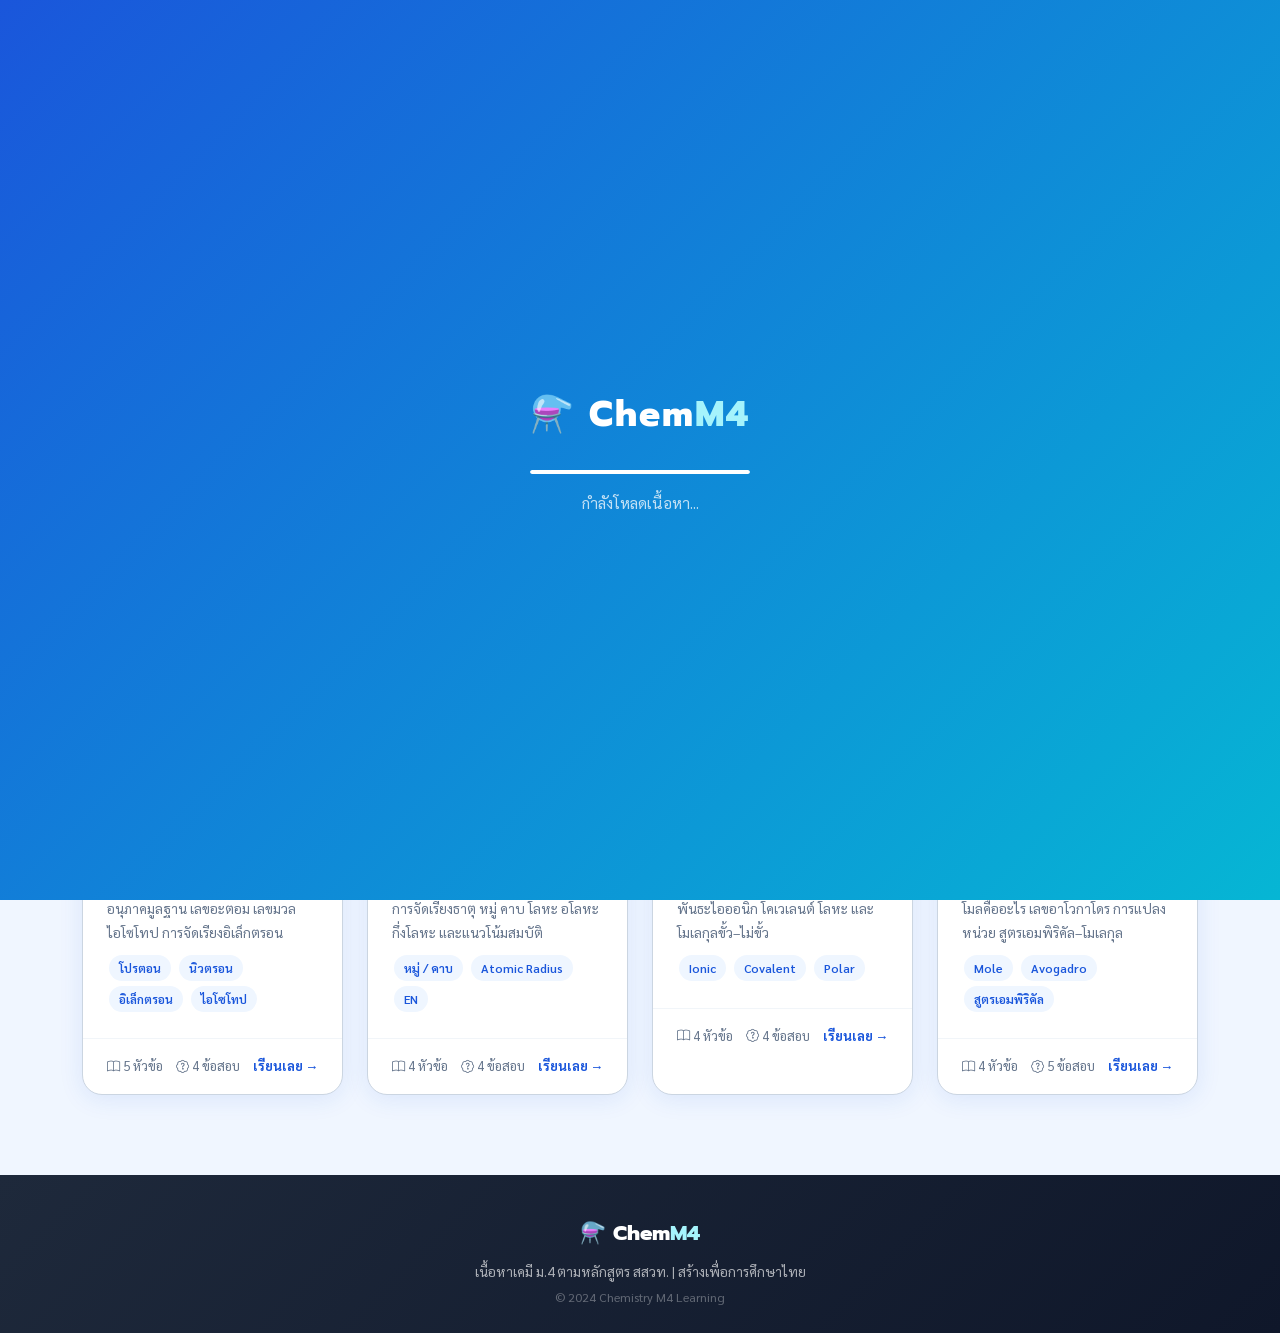
<file: index.html>
<!DOCTYPE html>
<html lang="th">
<head>
  <meta charset="UTF-8"/>
  <meta name="viewport" content="width=device-width, initial-scale=1.0"/>
  <title>เคมี ม.4 | Chemistry M4 Learning</title>
  <link rel="preconnect" href="https://fonts.googleapis.com"/>
  <link rel="preconnect" href="https://fonts.gstatic.com" crossorigin/>
  <link rel="preconnect" href="https://cdn.jsdelivr.net"/>
  <link href="https://fonts.googleapis.com/css2?family=Sarabun:wght@300;400;500;600;700;800&family=Prompt:wght@400;600;700;800&display=swap" rel="stylesheet"/>
  <link href="https://cdn.jsdelivr.net/npm/bootstrap@5.3.2/dist/css/bootstrap.min.css" rel="stylesheet"/>
  <link href="https://cdn.jsdelivr.net/npm/bootstrap-icons@1.11.3/font/bootstrap-icons.min.css" rel="stylesheet"/>
  <link rel="stylesheet" href="style.css"/>
</head>
<body>

<!-- PRELOADER -->
<div id="preloader">
  <div class="preloader-logo">⚗️ Chem<span>M4</span></div>
  <div class="preloader-bar"><div class="preloader-bar-fill"></div></div>
  <div class="preloader-text">กำลังโหลดเนื้อหา...</div>
</div>

<!-- NAVBAR -->
<nav class="navbar navbar-expand-lg" id="mainNav">
  <div class="container">
    <a class="navbar-brand" href="index.html">
      <div class="brand-icon"><i class="bi bi-flask"></i></div>
      เคมี ม.4
    </a>
    <button class="navbar-toggler" type="button" data-bs-toggle="collapse" data-bs-target="#navMenu">
      <i class="bi bi-list fs-4 text-primary"></i>
    </button>
    <div class="collapse navbar-collapse" id="navMenu">
      <ul class="navbar-nav ms-auto align-items-lg-center gap-1">
        <li class="nav-item"><a class="nav-link active" href="index.html"><i class="bi bi-house"></i> หน้าหลัก</a></li>
        <li class="nav-item"><a class="nav-link" href="chapter1.html">⚛️ บทที่ 1</a></li>
        <li class="nav-item"><a class="nav-link" href="chapter2.html">📊 บทที่ 2</a></li>
        <li class="nav-item"><a class="nav-link" href="chapter3.html">🔗 บทที่ 3</a></li>
        <li class="nav-item"><a class="nav-link" href="chapter4.html">⚖️ บทที่ 4</a></li>
      </ul>
    </div>
  </div>
</nav>

<!-- HERO -->
<section class="hero" id="hero">
  <div class="container position-relative">
    <div class="hero-atoms">⚛</div>
    <div class="hero-badge">📚 IPST · สสวท. · ม.4</div>
    <h1>เรียนรู้ <span>เคมีระดับ ม.4</span><br/>ง่าย เข้าใจ ได้ผล</h1>
    <p>เนื้อหาครบถ้วนตามหลักสูตร สสวท. พร้อมตัวอย่าง แบบทดสอบ และสรุปสำคัญในทุกบท</p>
    <div class="d-flex flex-wrap gap-2 mb-4">
      <a href="chapter1.html" class="hero-btn"><i class="bi bi-play-circle-fill"></i> เริ่มเรียนเลย</a>
      <a href="chapter4.html" class="hero-btn hero-btn-outline"><i class="bi bi-calculator"></i> การคำนวณโมล</a>
    </div>
    <div class="hero-stats">
      <div class="hero-stat"><strong>4</strong><span>บทเรียน</span></div>
      <div class="hero-stat"><strong>16</strong><span>หัวข้อย่อย</span></div>
      <div class="hero-stat"><strong>16+</strong><span>ข้อทดสอบ</span></div>
    </div>
  </div>
</section>

<!-- CHAPTER CARDS -->
<section style="padding:4rem 0 5rem; background:var(--bg)">
  <div class="container">
    <div class="text-center mb-4">
      <h2 style="font-size:1.7rem">บทเรียนทั้งหมด</h2>
      <p class="text-muted">เลือกบทที่ต้องการเรียนได้เลย</p>
    </div>
    <div class="row g-4">

      <!-- Chapter 1 -->
      <div class="col-md-6 col-lg-3 fade-in">
        <a href="chapter1.html" class="chapter-card cc1 h-100">
          <div class="chapter-card-header">
            <div class="chapter-card-num">01</div>
            <div>
              <div style="font-size:.75rem;color:var(--text-muted);font-weight:600">บทที่ 1</div>
              <div style="font-weight:700;font-size:1rem;font-family:'Prompt',sans-serif">โครงสร้างอะตอม</div>
            </div>
          </div>
          <div class="chapter-card-body">
            <p>อนุภาคมูลฐาน เลขอะตอม เลขมวล ไอโซโทป การจัดเรียงอิเล็กตรอน</p>
            <div class="mt-2">
              <span class="chapter-tag">โปรตอน</span>
              <span class="chapter-tag">นิวตรอน</span>
              <span class="chapter-tag">อิเล็กตรอน</span>
              <span class="chapter-tag">ไอโซโทป</span>
            </div>
          </div>
          <div class="chapter-card-footer">
            <span><i class="bi bi-book"></i> 5 หัวข้อ</span>
            <span><i class="bi bi-patch-question"></i> 4 ข้อสอบ</span>
            <span style="color:var(--primary);font-weight:700">เรียนเลย →</span>
          </div>
        </a>
      </div>

      <!-- Chapter 2 -->
      <div class="col-md-6 col-lg-3 fade-in">
        <a href="chapter2.html" class="chapter-card cc2 h-100">
          <div class="chapter-card-header">
            <div class="chapter-card-num">02</div>
            <div>
              <div style="font-size:.75rem;color:var(--text-muted);font-weight:600">บทที่ 2</div>
              <div style="font-weight:700;font-size:1rem;font-family:'Prompt',sans-serif">ตารางธาตุ</div>
            </div>
          </div>
          <div class="chapter-card-body">
            <p>การจัดเรียงธาตุ หมู่ คาบ โลหะ อโลหะ กึ่งโลหะ และแนวโน้มสมบัติ</p>
            <div class="mt-2">
              <span class="chapter-tag">หมู่ / คาบ</span>
              <span class="chapter-tag">Atomic Radius</span>
              <span class="chapter-tag">EN</span>
            </div>
          </div>
          <div class="chapter-card-footer">
            <span><i class="bi bi-book"></i> 4 หัวข้อ</span>
            <span><i class="bi bi-patch-question"></i> 4 ข้อสอบ</span>
            <span style="color:var(--primary);font-weight:700">เรียนเลย →</span>
          </div>
        </a>
      </div>

      <!-- Chapter 3 -->
      <div class="col-md-6 col-lg-3 fade-in">
        <a href="chapter3.html" class="chapter-card cc3 h-100">
          <div class="chapter-card-header">
            <div class="chapter-card-num">03</div>
            <div>
              <div style="font-size:.75rem;color:var(--text-muted);font-weight:600">บทที่ 3</div>
              <div style="font-weight:700;font-size:1rem;font-family:'Prompt',sans-serif">พันธะเคมี</div>
            </div>
          </div>
          <div class="chapter-card-body">
            <p>พันธะไอออนิก โคเวเลนต์ โลหะ และโมเลกุลขั้ว–ไม่ขั้ว</p>
            <div class="mt-2">
              <span class="chapter-tag">Ionic</span>
              <span class="chapter-tag">Covalent</span>
              <span class="chapter-tag">Polar</span>
            </div>
          </div>
          <div class="chapter-card-footer">
            <span><i class="bi bi-book"></i> 4 หัวข้อ</span>
            <span><i class="bi bi-patch-question"></i> 4 ข้อสอบ</span>
            <span style="color:var(--primary);font-weight:700">เรียนเลย →</span>
          </div>
        </a>
      </div>

      <!-- Chapter 4 -->
      <div class="col-md-6 col-lg-3 fade-in">
        <a href="chapter4.html" class="chapter-card cc4 h-100">
          <div class="chapter-card-header">
            <div class="chapter-card-num">04</div>
            <div>
              <div style="font-size:.75rem;color:var(--text-muted);font-weight:600">บทที่ 4</div>
              <div style="font-weight:700;font-size:1rem;font-family:'Prompt',sans-serif">โมลและสูตรเคมี</div>
            </div>
          </div>
          <div class="chapter-card-body">
            <p>โมลคืออะไร เลขอาโวกาโดร การแปลงหน่วย สูตรเอมพิริคัล–โมเลกุล</p>
            <div class="mt-2">
              <span class="chapter-tag">Mole</span>
              <span class="chapter-tag">Avogadro</span>
              <span class="chapter-tag">สูตรเอมพิริคัล</span>
            </div>
          </div>
          <div class="chapter-card-footer">
            <span><i class="bi bi-book"></i> 4 หัวข้อ</span>
            <span><i class="bi bi-patch-question"></i> 5 ข้อสอบ</span>
            <span style="color:var(--primary);font-weight:700">เรียนเลย →</span>
          </div>
        </a>
      </div>

    </div>
  </div>
</section>

<!-- FOOTER -->
<footer>
  <div class="container">
    <div class="footer-logo">⚗️ Chem<span>M4</span></div>
    <p>เนื้อหาเคมี ม.4 ตามหลักสูตร สสวท. | สร้างเพื่อการศึกษาไทย</p>
    <p class="mt-1" style="font-size:.78rem;opacity:.5">© 2024 Chemistry M4 Learning</p>
  </div>
</footer>

<button id="scrollTop" onclick="window.scrollTo({top:0,behavior:'smooth'})">
  <i class="bi bi-chevron-up"></i>
</button>

<script src="https://cdn.jsdelivr.net/npm/bootstrap@5.3.2/dist/js/bootstrap.bundle.min.js"></script>
<script src="script.js"></script>
</body>
</html>
</file>
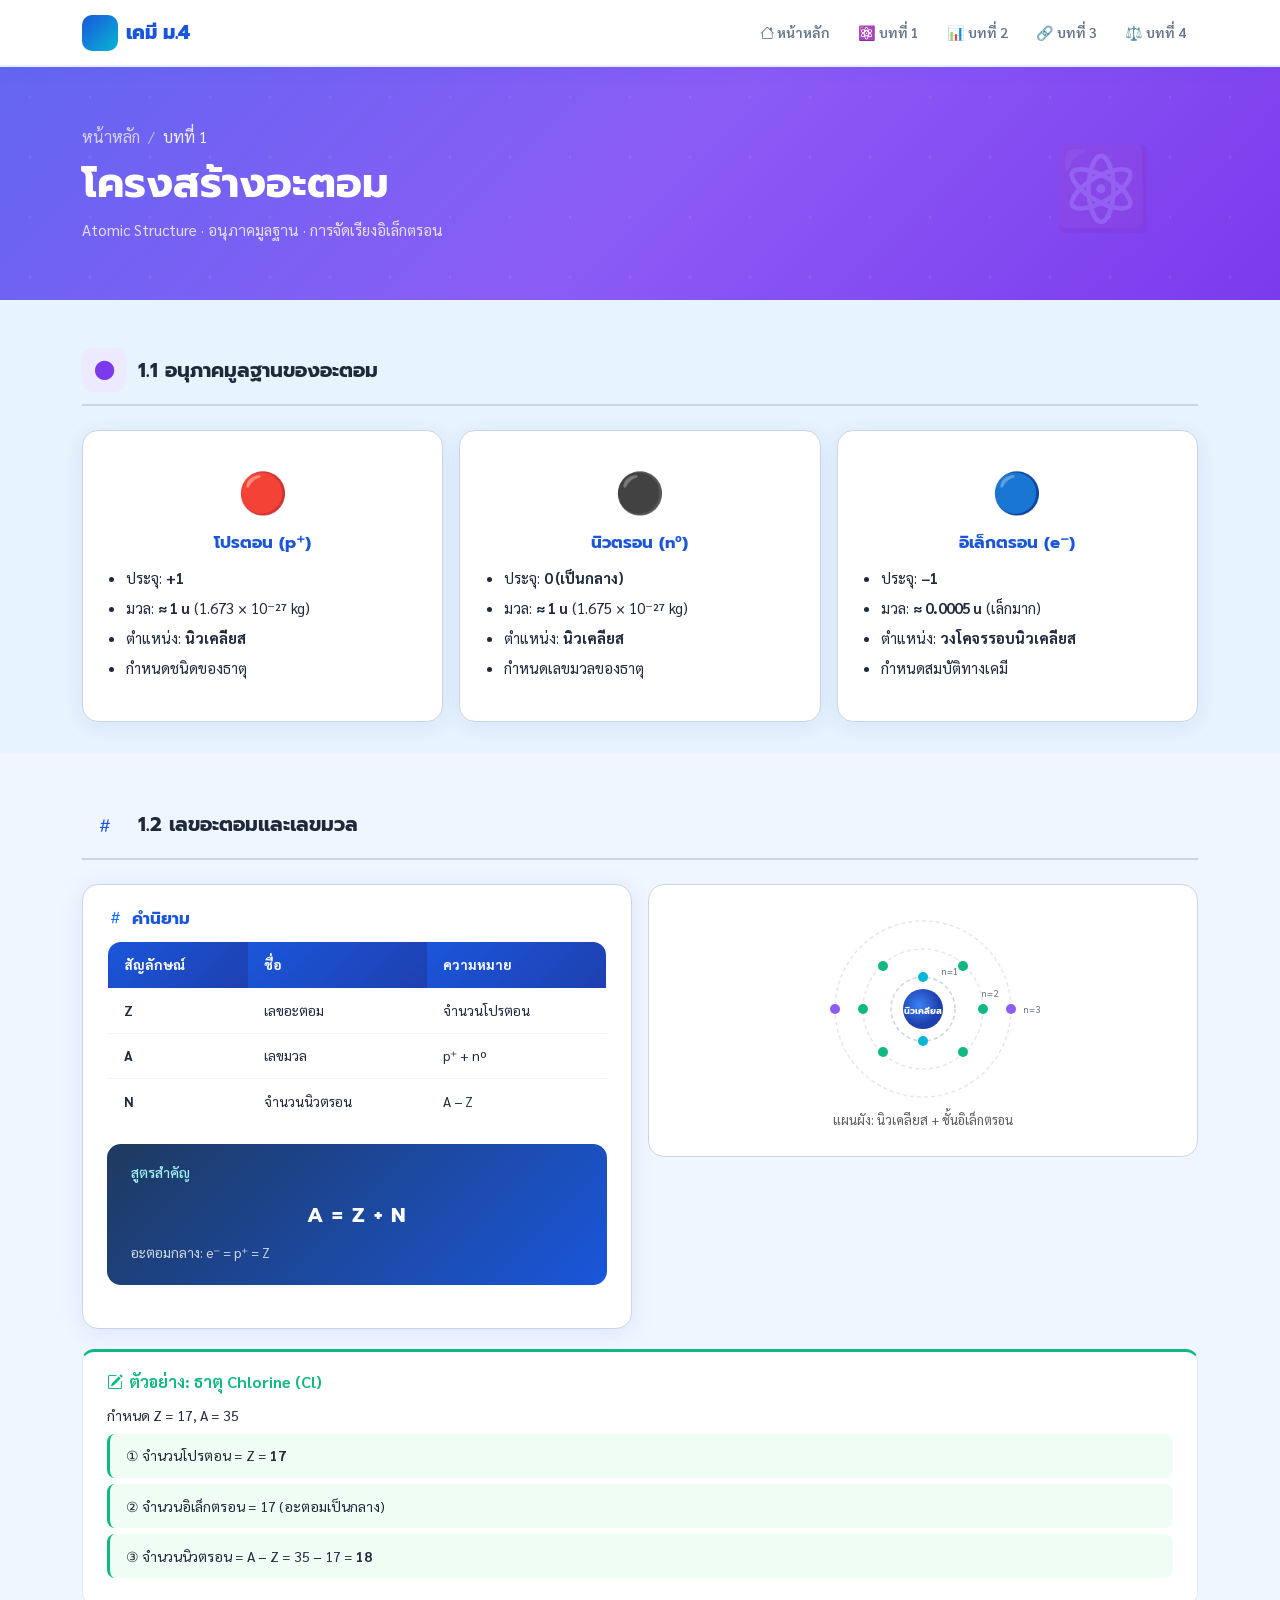
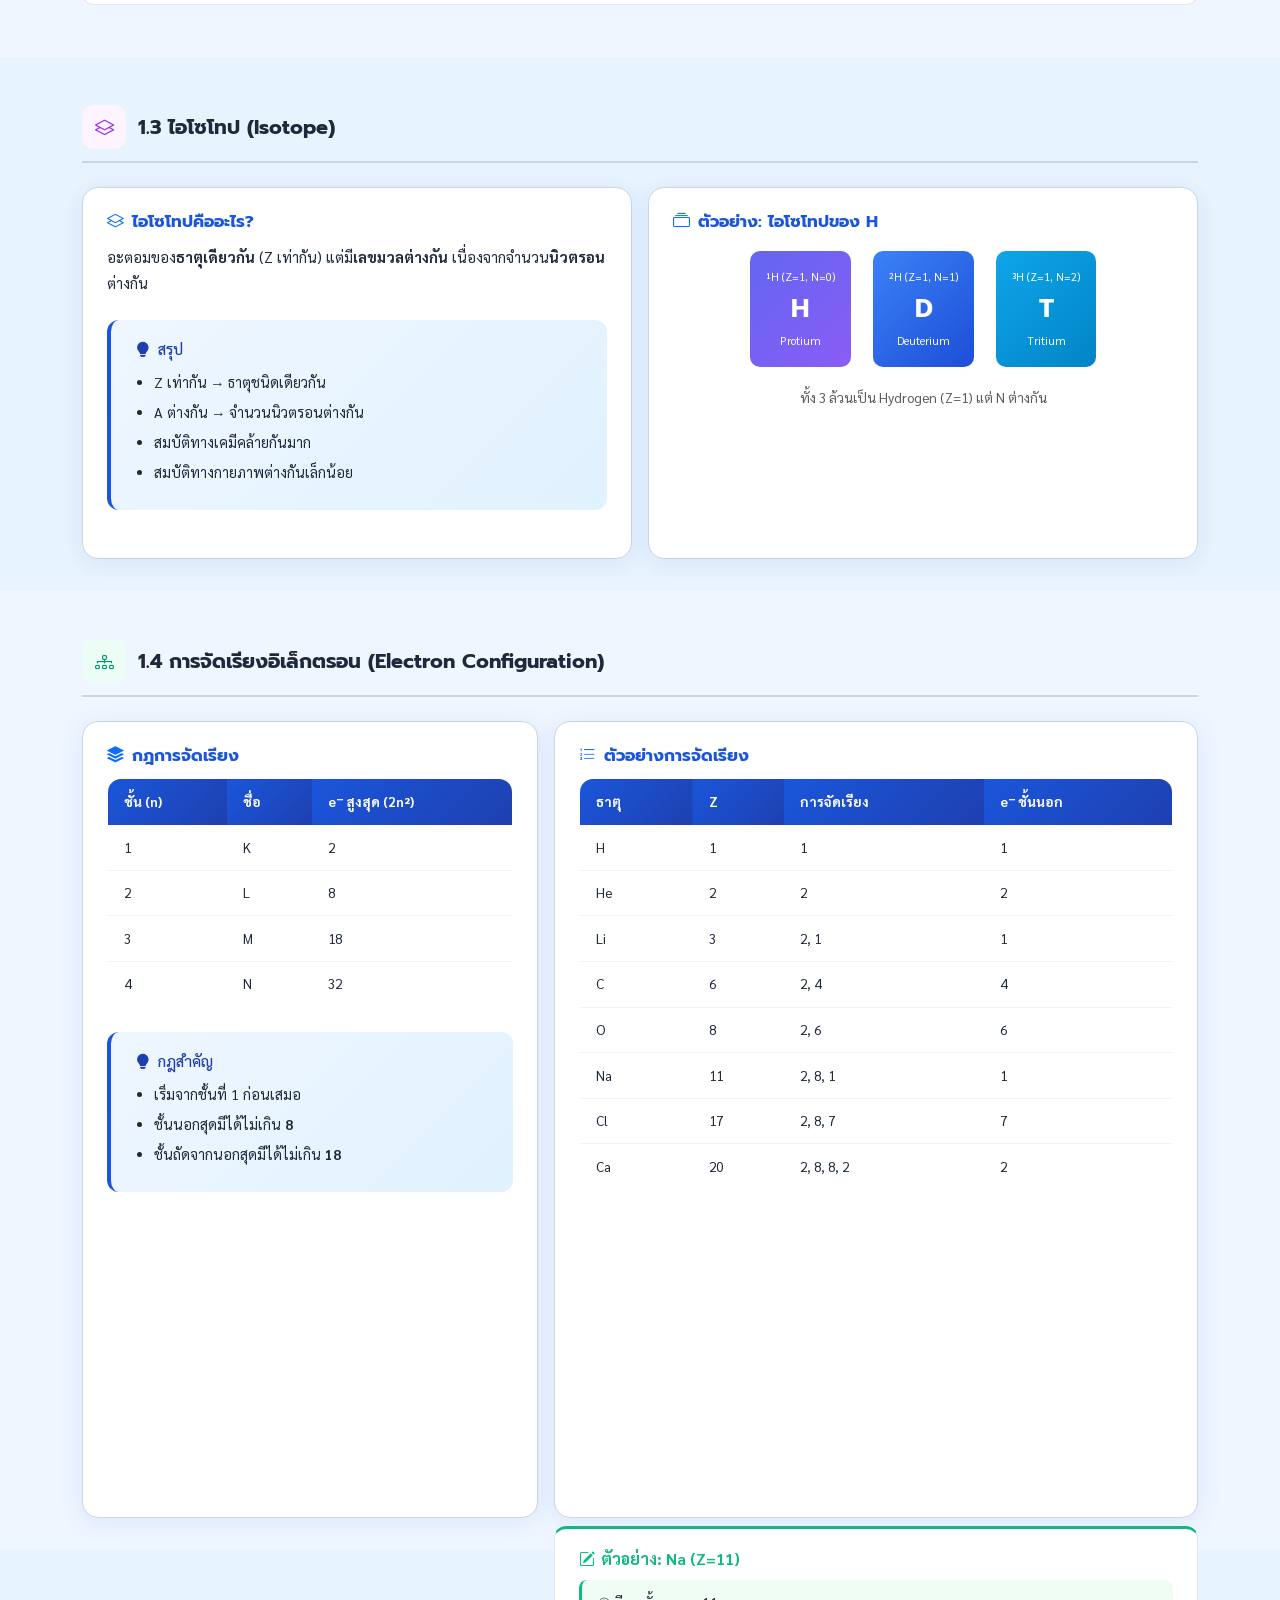
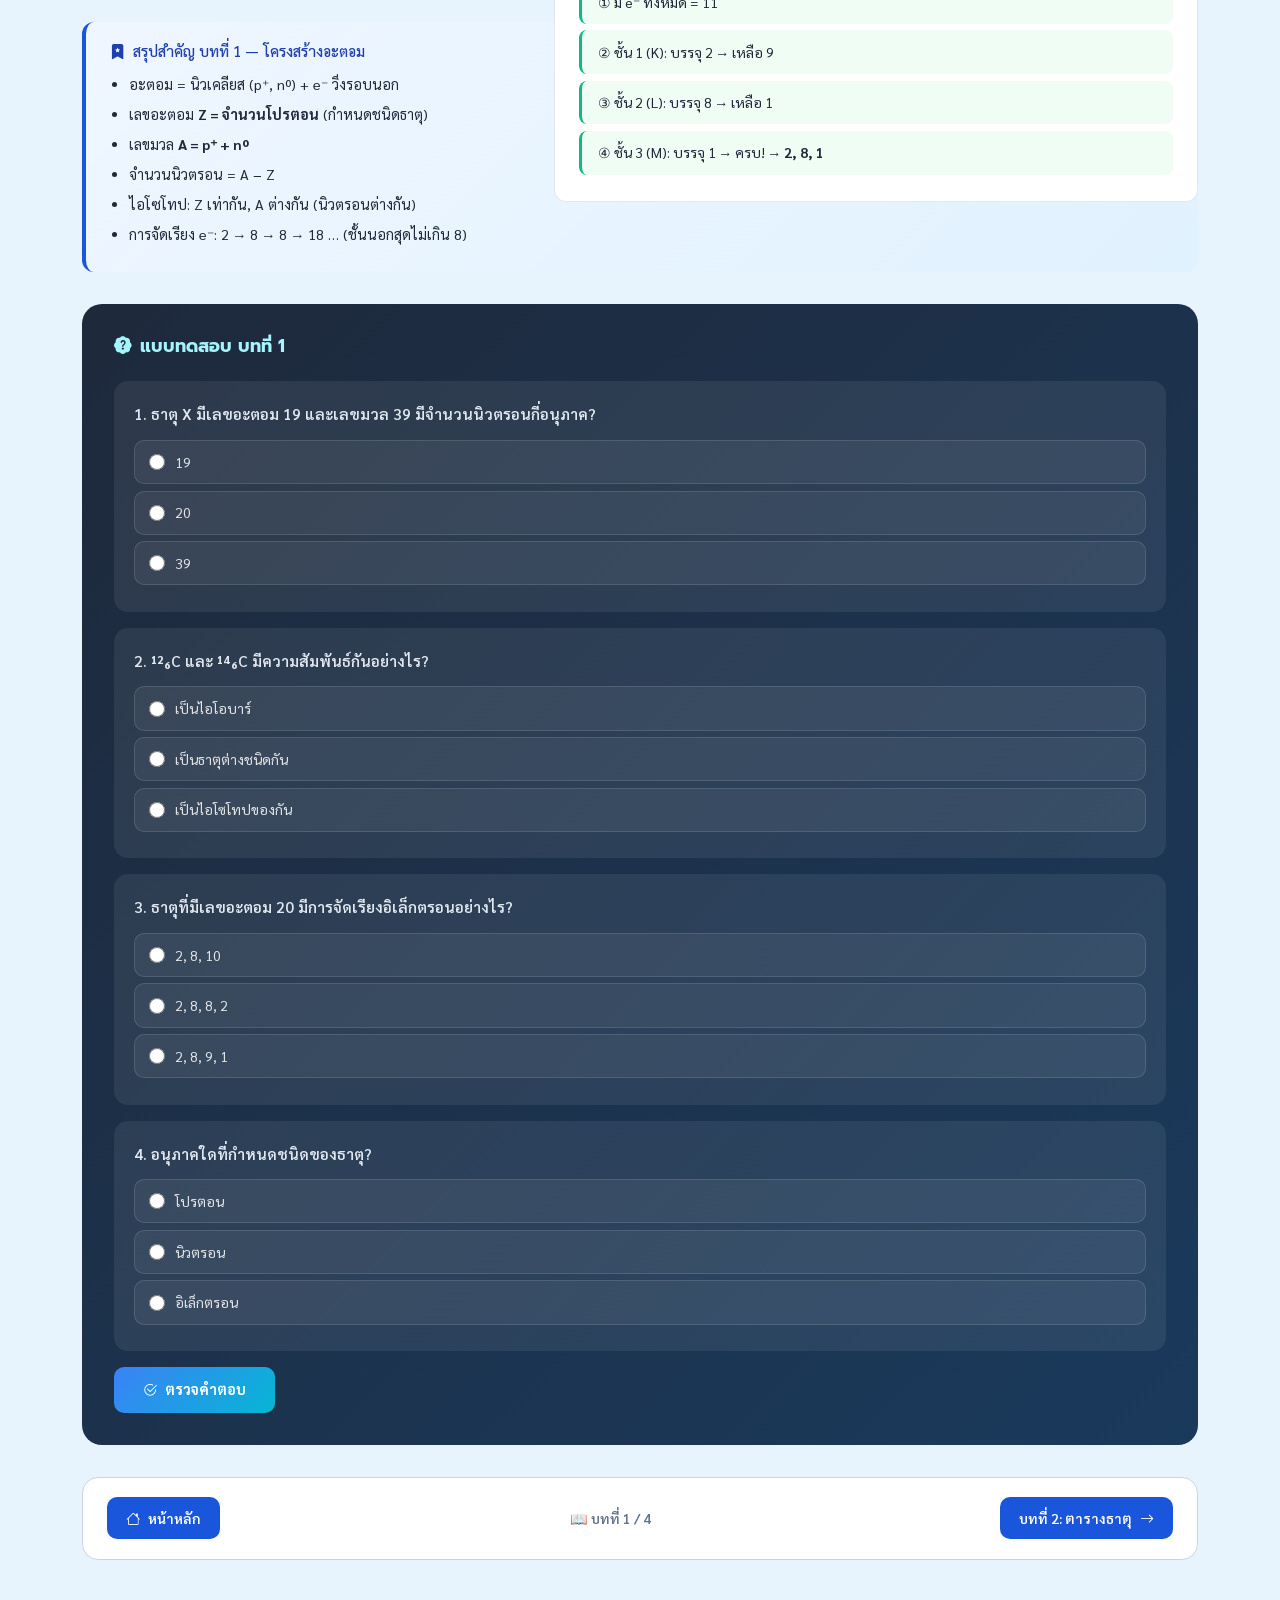
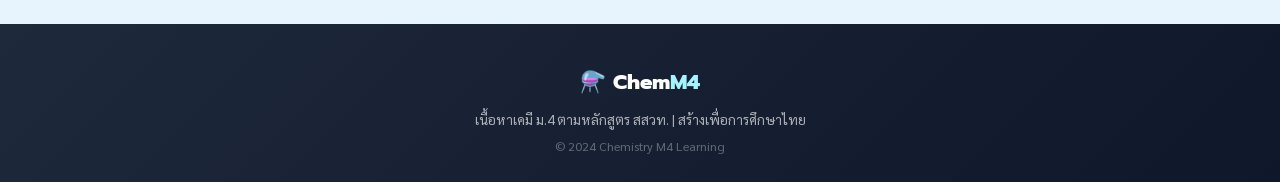
<file: chapter1.html>
<!DOCTYPE html>
<html lang="th">
<head>
  <meta charset="UTF-8"/>
  <meta name="viewport" content="width=device-width, initial-scale=1.0"/>
  <title>บทที่ 1: โครงสร้างอะตอม | เคมี ม.4</title>
  <link rel="preconnect" href="https://fonts.googleapis.com"/>
  <link rel="preconnect" href="https://fonts.gstatic.com" crossorigin/>
  <link rel="preconnect" href="https://cdn.jsdelivr.net"/>
  <link href="https://fonts.googleapis.com/css2?family=Sarabun:wght@300;400;500;600;700;800&family=Prompt:wght@400;600;700;800&display=swap" rel="stylesheet"/>
  <link href="https://cdn.jsdelivr.net/npm/bootstrap@5.3.2/dist/css/bootstrap.min.css" rel="stylesheet"/>
  <link href="https://cdn.jsdelivr.net/npm/bootstrap-icons@1.11.3/font/bootstrap-icons.min.css" rel="stylesheet"/>
  <link rel="stylesheet" href="style.css"/>
</head>
<body>

<!-- PRELOADER -->
<div id="preloader">
  <div class="preloader-logo">⚗️ Chem<span>M4</span></div>
  <div class="preloader-bar"><div class="preloader-bar-fill"></div></div>
  <div class="preloader-text">กำลังโหลด บทที่ 1...</div>
</div>

<!-- NAVBAR -->
<nav class="navbar navbar-expand-lg" id="mainNav">
  <div class="container">
    <a class="navbar-brand" href="index.html">
      <div class="brand-icon"><i class="bi bi-flask"></i></div>
      เคมี ม.4
    </a>
    <button class="navbar-toggler" type="button" data-bs-toggle="collapse" data-bs-target="#navMenu">
      <i class="bi bi-list fs-4 text-primary"></i>
    </button>
    <div class="collapse navbar-collapse" id="navMenu">
      <ul class="navbar-nav ms-auto align-items-lg-center gap-1">
        <li class="nav-item"><a class="nav-link" href="index.html"><i class="bi bi-house"></i> หน้าหลัก</a></li>
        <li class="nav-item"><a class="nav-link active" href="chapter1.html">⚛️ บทที่ 1</a></li>
        <li class="nav-item"><a class="nav-link" href="chapter2.html">📊 บทที่ 2</a></li>
        <li class="nav-item"><a class="nav-link" href="chapter3.html">🔗 บทที่ 3</a></li>
        <li class="nav-item"><a class="nav-link" href="chapter4.html">⚖️ บทที่ 4</a></li>
      </ul>
    </div>
  </div>
</nav>

<!-- CHAPTER HERO -->
<div class="chapter-hero ch1-hero">
  <div class="container position-relative">
    <div class="hero-icon">⚛️</div>
    <nav aria-label="breadcrumb">
      <ol class="breadcrumb mb-2">
        <li class="breadcrumb-item"><a href="index.html">หน้าหลัก</a></li>
        <li class="breadcrumb-item active">บทที่ 1</li>
      </ol>
    </nav>
    <h1>โครงสร้างอะตอม</h1>
    <p class="subtitle">Atomic Structure · อนุภาคมูลฐาน · การจัดเรียงอิเล็กตรอน</p>
  </div>
</div>

<!-- ══ 1.1 อนุภาคมูลฐาน ══ -->
<section class="lesson-section fade-in" id="s1">
  <div class="container">
    <div class="section-header">
      <div class="section-icon" style="background:#ede9fe;color:#7c3aed"><i class="bi bi-circle-fill"></i></div>
      <h3>1.1 อนุภาคมูลฐานของอะตอม</h3>
    </div>
    <div class="row g-3">
      <div class="col-md-4">
        <div class="content-card text-center">
          <div style="font-size:2.5rem;margin-bottom:.5rem">🔴</div>
          <h4 class="justify-content-center">โปรตอน (p⁺)</h4>
          <ul class="text-start">
            <li>ประจุ: <strong>+1</strong></li>
            <li>มวล: <strong>≈ 1 u</strong> (1.673 × 10⁻²⁷ kg)</li>
            <li>ตำแหน่ง: <strong>นิวเคลียส</strong></li>
            <li>กำหนดชนิดของธาตุ</li>
          </ul>
        </div>
      </div>
      <div class="col-md-4">
        <div class="content-card text-center">
          <div style="font-size:2.5rem;margin-bottom:.5rem">⚫</div>
          <h4 class="justify-content-center">นิวตรอน (n⁰)</h4>
          <ul class="text-start">
            <li>ประจุ: <strong>0 (เป็นกลาง)</strong></li>
            <li>มวล: <strong>≈ 1 u</strong> (1.675 × 10⁻²⁷ kg)</li>
            <li>ตำแหน่ง: <strong>นิวเคลียส</strong></li>
            <li>กำหนดเลขมวลของธาตุ</li>
          </ul>
        </div>
      </div>
      <div class="col-md-4">
        <div class="content-card text-center">
          <div style="font-size:2.5rem;margin-bottom:.5rem">🔵</div>
          <h4 class="justify-content-center">อิเล็กตรอน (e⁻)</h4>
          <ul class="text-start">
            <li>ประจุ: <strong>−1</strong></li>
            <li>มวล: <strong>≈ 0.0005 u</strong> (เล็กมาก)</li>
            <li>ตำแหน่ง: <strong>วงโคจรรอบนิวเคลียส</strong></li>
            <li>กำหนดสมบัติทางเคมี</li>
          </ul>
        </div>
      </div>
    </div>
  </div>
</section>

<!-- ══ 1.2 เลขอะตอมและเลขมวล ══ -->
<section class="lesson-section fade-in" id="s2">
  <div class="container">
    <div class="section-header">
      <div class="section-icon" style="background:#eff6ff;color:#1a56db"><i class="bi bi-hash"></i></div>
      <h3>1.2 เลขอะตอมและเลขมวล</h3>
    </div>
    <div class="row g-3 align-items-start">
      <div class="col-md-6">
        <div class="content-card">
          <h4><i class="bi bi-hash text-primary"></i> คำนิยาม</h4>
          <table class="table-chem w-100 mb-3">
            <thead><tr><th>สัญลักษณ์</th><th>ชื่อ</th><th>ความหมาย</th></tr></thead>
            <tbody>
              <tr><td><strong>Z</strong></td><td>เลขอะตอม</td><td>จำนวนโปรตอน</td></tr>
              <tr><td><strong>A</strong></td><td>เลขมวล</td><td>p⁺ + n⁰</td></tr>
              <tr><td><strong>N</strong></td><td>จำนวนนิวตรอน</td><td>A − Z</td></tr>
            </tbody>
          </table>
          <div class="formula-card">
            <h5>สูตรสำคัญ</h5>
            <div class="formula">A = Z + N</div>
            <p>อะตอมกลาง: e⁻ = p⁺ = Z</p>
          </div>
        </div>
      </div>
      <div class="col-md-6">
        <div class="atom-diagram">
          <svg viewBox="0 0 260 200" class="atom-svg">
            <circle cx="130" cy="100" r="88" fill="none" stroke="#e2e8f0" stroke-width="1.5" stroke-dasharray="4,3"/>
            <circle cx="130" cy="100" r="60" fill="none" stroke="#e2e8f0" stroke-width="1.5" stroke-dasharray="4,3"/>
            <circle cx="130" cy="100" r="32" fill="none" stroke="#cbd5e1" stroke-width="1.5" stroke-dasharray="4,3"/>
            <circle cx="130" cy="100" r="20" fill="url(#nucGrad1)"/>
            <defs>
              <radialGradient id="nucGrad1" cx="40%" cy="40%">
                <stop offset="0%" stop-color="#3b82f6"/>
                <stop offset="100%" stop-color="#1e40af"/>
              </radialGradient>
            </defs>
            <text x="130" y="105" text-anchor="middle" font-size="9" fill="white" font-family="Prompt,sans-serif" font-weight="700">นิวเคลียส</text>
            <circle cx="130" cy="68" r="5" fill="#06b6d4"/>
            <circle cx="130" cy="132" r="5" fill="#06b6d4"/>
            <circle cx="70" cy="100" r="5" fill="#10b981"/>
            <circle cx="190" cy="100" r="5" fill="#10b981"/>
            <circle cx="90" cy="57" r="5" fill="#10b981"/>
            <circle cx="170" cy="143" r="5" fill="#10b981"/>
            <circle cx="90" cy="143" r="5" fill="#10b981"/>
            <circle cx="170" cy="57" r="5" fill="#10b981"/>
            <circle cx="42" cy="100" r="5" fill="#8b5cf6"/>
            <circle cx="218" cy="100" r="5" fill="#8b5cf6"/>
            <text x="230" y="104" font-size="10" fill="#64748b">n=3</text>
            <text x="188" y="88" font-size="10" fill="#64748b">n=2</text>
            <text x="148" y="66" font-size="10" fill="#64748b">n=1</text>
          </svg>
          <p class="text-muted mb-0" style="font-size:.82rem">แผนผัง: นิวเคลียส + ชั้นอิเล็กตรอน</p>
        </div>
      </div>
    </div>
    <div class="example-box">
      <h6><i class="bi bi-pencil-square"></i> ตัวอย่าง: ธาตุ Chlorine (Cl)</h6>
      <p class="mb-1" style="font-size:.88rem">กำหนด Z = 17, A = 35</p>
      <div class="step">① จำนวนโปรตอน = Z = <strong>17</strong></div>
      <div class="step">② จำนวนอิเล็กตรอน = 17 (อะตอมเป็นกลาง)</div>
      <div class="step">③ จำนวนนิวตรอน = A − Z = 35 − 17 = <strong>18</strong></div>
    </div>
  </div>
</section>

<!-- ══ 1.3 ไอโซโทป ══ -->
<section class="lesson-section fade-in" id="s3">
  <div class="container">
    <div class="section-header">
      <div class="section-icon" style="background:#fdf4ff;color:#9333ea"><i class="bi bi-layers"></i></div>
      <h3>1.3 ไอโซโทป (Isotope)</h3>
    </div>
    <div class="row g-3">
      <div class="col-md-6">
        <div class="content-card">
          <h4><i class="bi bi-layers text-primary"></i> ไอโซโทปคืออะไร?</h4>
          <p>อะตอมของ<strong>ธาตุเดียวกัน</strong> (Z เท่ากัน) แต่มี<strong>เลขมวลต่างกัน</strong> เนื่องจากจำนวน<strong>นิวตรอน</strong>ต่างกัน</p>
          <div class="summary-box">
            <h5><i class="bi bi-lightbulb-fill"></i> สรุป</h5>
            <ul>
              <li>Z เท่ากัน → ธาตุชนิดเดียวกัน</li>
              <li>A ต่างกัน → จำนวนนิวตรอนต่างกัน</li>
              <li>สมบัติทางเคมีคล้ายกันมาก</li>
              <li>สมบัติทางกายภาพต่างกันเล็กน้อย</li>
            </ul>
          </div>
        </div>
      </div>
      <div class="col-md-6">
        <div class="content-card">
          <h4><i class="bi bi-collection text-primary"></i> ตัวอย่าง: ไอโซโทปของ H</h4>
          <div class="d-flex gap-3 flex-wrap justify-content-center my-3">
            <div class="element-badge" style="background:linear-gradient(135deg,#6366f1,#8b5cf6);padding:1rem;min-width:80px">
              <small>¹H (Z=1, N=0)</small>
              <strong style="font-size:1.6rem">H</strong>
              <small>Protium</small>
            </div>
            <div class="element-badge" style="background:linear-gradient(135deg,#3b82f6,#1d4ed8);padding:1rem;min-width:80px">
              <small>²H (Z=1, N=1)</small>
              <strong style="font-size:1.6rem">D</strong>
              <small>Deuterium</small>
            </div>
            <div class="element-badge" style="background:linear-gradient(135deg,#0ea5e9,#0284c7);padding:1rem;min-width:80px">
              <small>³H (Z=1, N=2)</small>
              <strong style="font-size:1.6rem">T</strong>
              <small>Tritium</small>
            </div>
          </div>
          <p style="font-size:.85rem" class="text-center text-muted">ทั้ง 3 ล้วนเป็น Hydrogen (Z=1) แต่ N ต่างกัน</p>
        </div>
      </div>
    </div>
  </div>
</section>

<!-- ══ 1.4 การจัดเรียงอิเล็กตรอน ══ -->
<section class="lesson-section fade-in" id="s4">
  <div class="container">
    <div class="section-header">
      <div class="section-icon" style="background:#ecfdf5;color:#059669"><i class="bi bi-diagram-3"></i></div>
      <h3>1.4 การจัดเรียงอิเล็กตรอน (Electron Configuration)</h3>
    </div>
    <div class="row g-3">
      <div class="col-md-5">
        <div class="content-card">
          <h4><i class="bi bi-stack text-primary"></i> กฎการจัดเรียง</h4>
          <table class="table-chem w-100 mb-3">
            <thead><tr><th>ชั้น (n)</th><th>ชื่อ</th><th>e⁻ สูงสุด (2n²)</th></tr></thead>
            <tbody>
              <tr><td>1</td><td>K</td><td>2</td></tr>
              <tr><td>2</td><td>L</td><td>8</td></tr>
              <tr><td>3</td><td>M</td><td>18</td></tr>
              <tr><td>4</td><td>N</td><td>32</td></tr>
            </tbody>
          </table>
          <div class="summary-box">
            <h5><i class="bi bi-lightbulb-fill"></i> กฎสำคัญ</h5>
            <ul>
              <li>เริ่มจากชั้นที่ 1 ก่อนเสมอ</li>
              <li>ชั้นนอกสุดมีได้ไม่เกิน <strong>8</strong></li>
              <li>ชั้นถัดจากนอกสุดมีได้ไม่เกิน <strong>18</strong></li>
            </ul>
          </div>
        </div>
      </div>
      <div class="col-md-7">
        <div class="content-card">
          <h4><i class="bi bi-list-ol text-primary"></i> ตัวอย่างการจัดเรียง</h4>
          <table class="table-chem w-100">
            <thead><tr><th>ธาตุ</th><th>Z</th><th>การจัดเรียง</th><th>e⁻ ชั้นนอก</th></tr></thead>
            <tbody>
              <tr><td>H</td><td>1</td><td>1</td><td>1</td></tr>
              <tr><td>He</td><td>2</td><td>2</td><td>2</td></tr>
              <tr><td>Li</td><td>3</td><td>2, 1</td><td>1</td></tr>
              <tr><td>C</td><td>6</td><td>2, 4</td><td>4</td></tr>
              <tr><td>O</td><td>8</td><td>2, 6</td><td>6</td></tr>
              <tr><td>Na</td><td>11</td><td>2, 8, 1</td><td>1</td></tr>
              <tr><td>Cl</td><td>17</td><td>2, 8, 7</td><td>7</td></tr>
              <tr><td>Ca</td><td>20</td><td>2, 8, 8, 2</td><td>2</td></tr>
            </tbody>
          </table>
        </div>
        <div class="example-box mt-2">
          <h6><i class="bi bi-pencil-square"></i> ตัวอย่าง: Na (Z=11)</h6>
          <div class="step">① มี e⁻ ทั้งหมด = 11</div>
          <div class="step">② ชั้น 1 (K): บรรจุ 2 → เหลือ 9</div>
          <div class="step">③ ชั้น 2 (L): บรรจุ 8 → เหลือ 1</div>
          <div class="step">④ ชั้น 3 (M): บรรจุ 1 → ครบ! → <strong>2, 8, 1</strong></div>
        </div>
      </div>
    </div>
  </div>
</section>

<!-- ══ SUMMARY ══ -->
<section class="lesson-section fade-in" id="s5">
  <div class="container">
    <div class="summary-box">
      <h5><i class="bi bi-bookmark-star-fill"></i> สรุปสำคัญ บทที่ 1 — โครงสร้างอะตอม</h5>
      <ul>
        <li>อะตอม = นิวเคลียส (p⁺, n⁰) + e⁻ วิ่งรอบนอก</li>
        <li>เลขอะตอม <strong>Z = จำนวนโปรตอน</strong> (กำหนดชนิดธาตุ)</li>
        <li>เลขมวล <strong>A = p⁺ + n⁰</strong></li>
        <li>จำนวนนิวตรอน = A − Z</li>
        <li>ไอโซโทป: Z เท่ากัน, A ต่างกัน (นิวตรอนต่างกัน)</li>
        <li>การจัดเรียง e⁻: 2 → 8 → 8 → 18 … (ชั้นนอกสุดไม่เกิน 8)</li>
      </ul>
    </div>

    <!-- QUIZ -->
    <div class="quiz-section" id="quiz1">
      <h4><i class="bi bi-patch-question-fill"></i> แบบทดสอบ บทที่ 1</h4>

      <div class="quiz-question" data-ans="b">
        <p>1. ธาตุ X มีเลขอะตอม 19 และเลขมวล 39 มีจำนวนนิวตรอนกี่อนุภาค?</p>
        <label class="quiz-opt"><input type="radio" name="q1_1" value="a"> 19</label>
        <label class="quiz-opt"><input type="radio" name="q1_1" value="b"> 20</label>
        <label class="quiz-opt"><input type="radio" name="q1_1" value="c"> 39</label>
        <div class="quiz-result" id="res1_1"></div>
      </div>

      <div class="quiz-question" data-ans="c">
        <p>2. ¹²₆C และ ¹⁴₆C มีความสัมพันธ์กันอย่างไร?</p>
        <label class="quiz-opt"><input type="radio" name="q1_2" value="a"> เป็นไอโอบาร์</label>
        <label class="quiz-opt"><input type="radio" name="q1_2" value="b"> เป็นธาตุต่างชนิดกัน</label>
        <label class="quiz-opt"><input type="radio" name="q1_2" value="c"> เป็นไอโซโทปของกัน</label>
        <div class="quiz-result" id="res1_2"></div>
      </div>

      <div class="quiz-question" data-ans="b">
        <p>3. ธาตุที่มีเลขอะตอม 20 มีการจัดเรียงอิเล็กตรอนอย่างไร?</p>
        <label class="quiz-opt"><input type="radio" name="q1_3" value="a"> 2, 8, 10</label>
        <label class="quiz-opt"><input type="radio" name="q1_3" value="b"> 2, 8, 8, 2</label>
        <label class="quiz-opt"><input type="radio" name="q1_3" value="c"> 2, 8, 9, 1</label>
        <div class="quiz-result" id="res1_3"></div>
      </div>

      <div class="quiz-question" data-ans="a">
        <p>4. อนุภาคใดที่กำหนดชนิดของธาตุ?</p>
        <label class="quiz-opt"><input type="radio" name="q1_4" value="a"> โปรตอน</label>
        <label class="quiz-opt"><input type="radio" name="q1_4" value="b"> นิวตรอน</label>
        <label class="quiz-opt"><input type="radio" name="q1_4" value="c"> อิเล็กตรอน</label>
        <div class="quiz-result" id="res1_4"></div>
      </div>

      <button class="btn-check-quiz mt-2" onclick="checkQuiz('quiz1')">
        <i class="bi bi-check2-circle"></i> ตรวจคำตอบ
      </button>
      <div class="quiz-score" id="score1"></div>
    </div>

    <!-- Page navigation -->
    <div class="page-nav">
      <a href="index.html" class=""><i class="bi bi-house"></i> หน้าหลัก</a>
      <span class="page-info">📖 บทที่ 1 / 4</span>
      <a href="chapter2.html">บทที่ 2: ตารางธาตุ <i class="bi bi-arrow-right"></i></a>
    </div>
  </div>
</section>

<!-- FOOTER -->
<footer>
  <div class="container">
    <div class="footer-logo">⚗️ Chem<span>M4</span></div>
    <p>เนื้อหาเคมี ม.4 ตามหลักสูตร สสวท. | สร้างเพื่อการศึกษาไทย</p>
    <p class="mt-1" style="font-size:.78rem;opacity:.5">© 2024 Chemistry M4 Learning</p>
  </div>
</footer>

<button id="scrollTop" onclick="window.scrollTo({top:0,behavior:'smooth'})">
  <i class="bi bi-chevron-up"></i>
</button>

<script src="https://cdn.jsdelivr.net/npm/bootstrap@5.3.2/dist/js/bootstrap.bundle.min.js"></script>
<script src="script.js"></script>
</body>
</html>
</file>
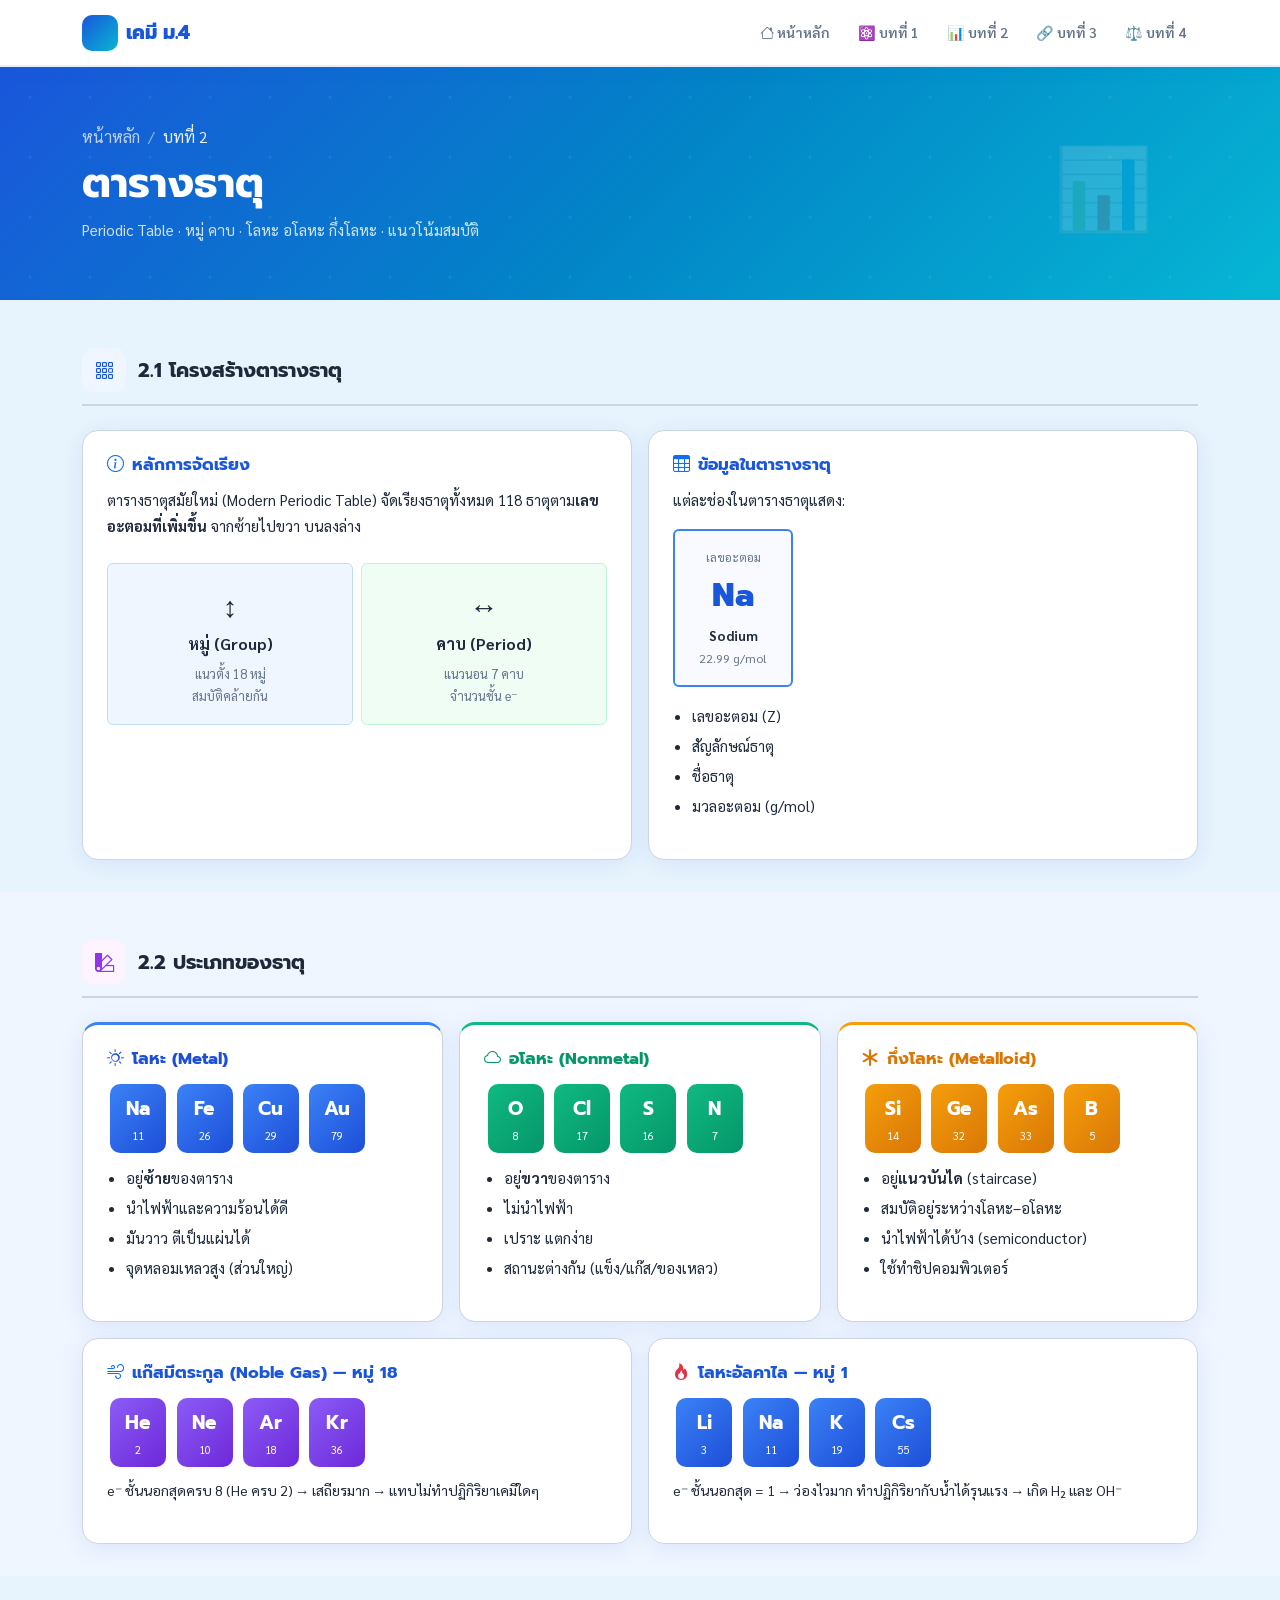
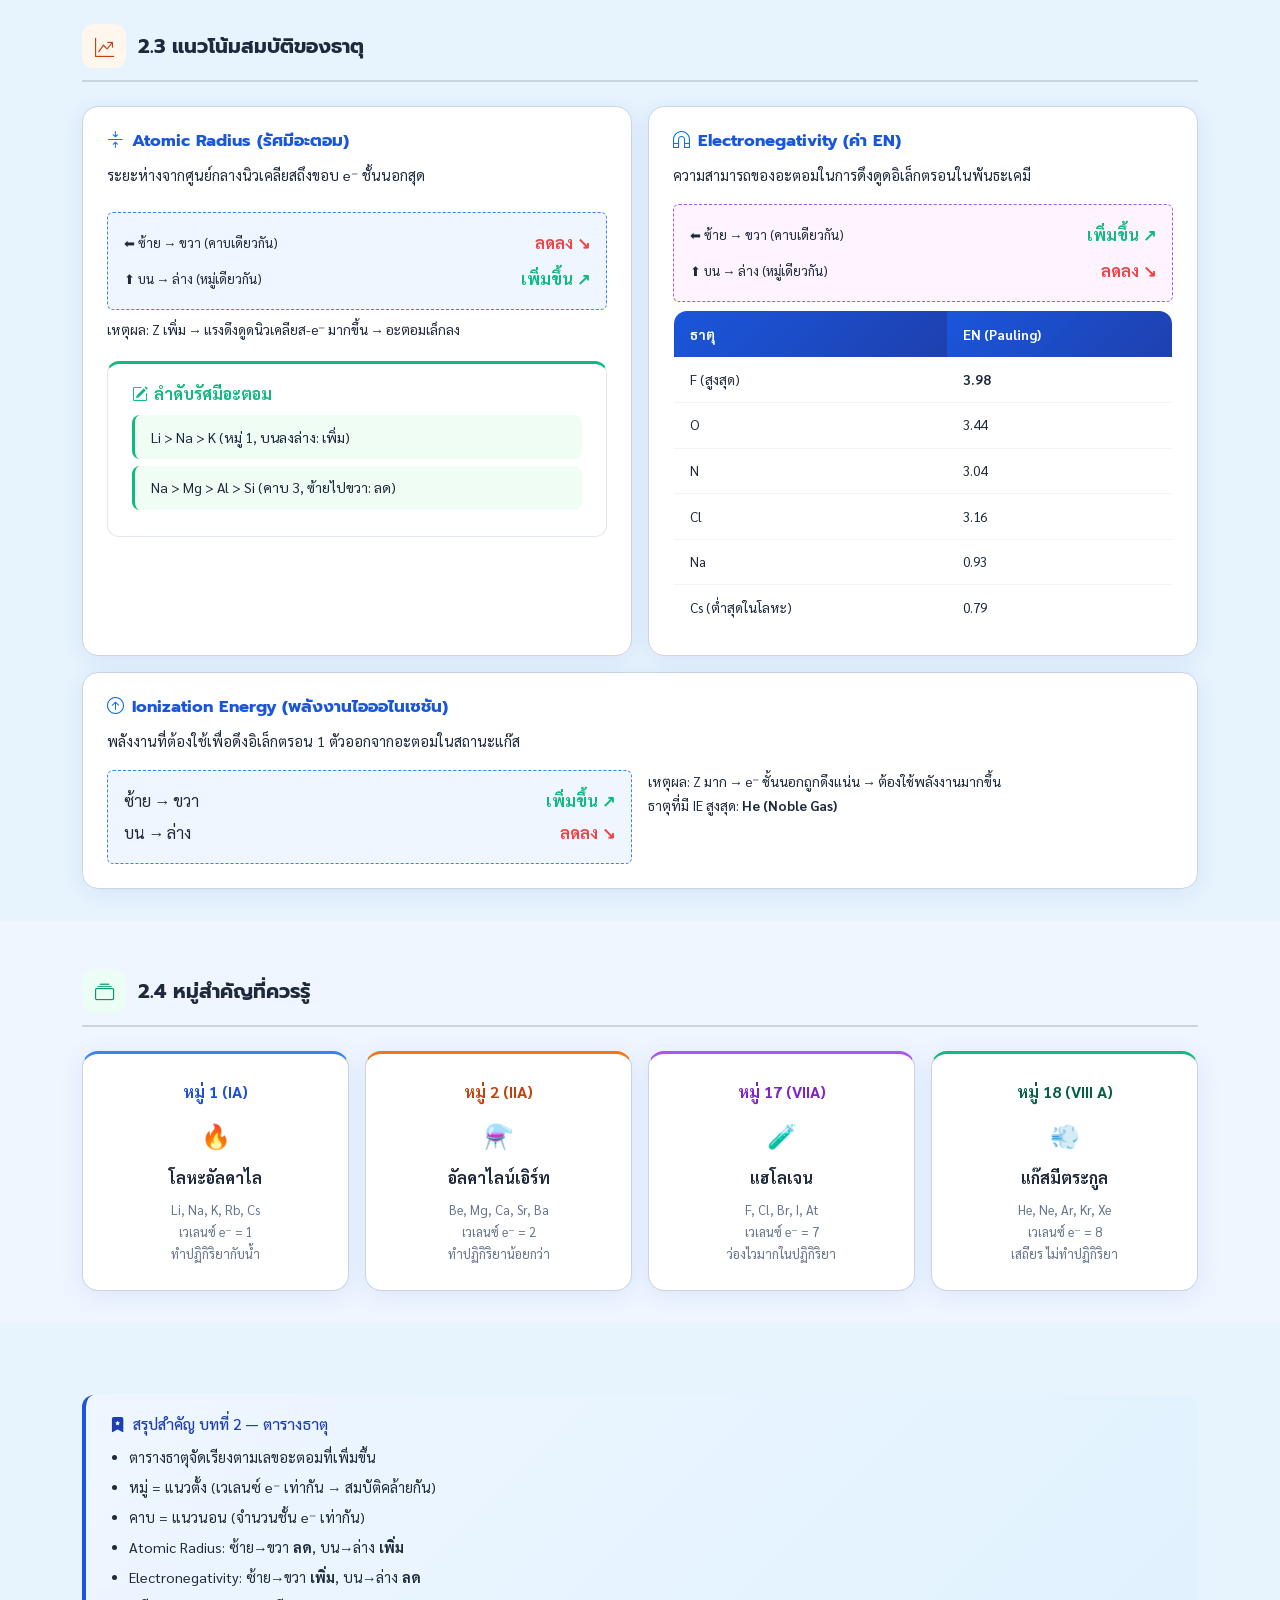
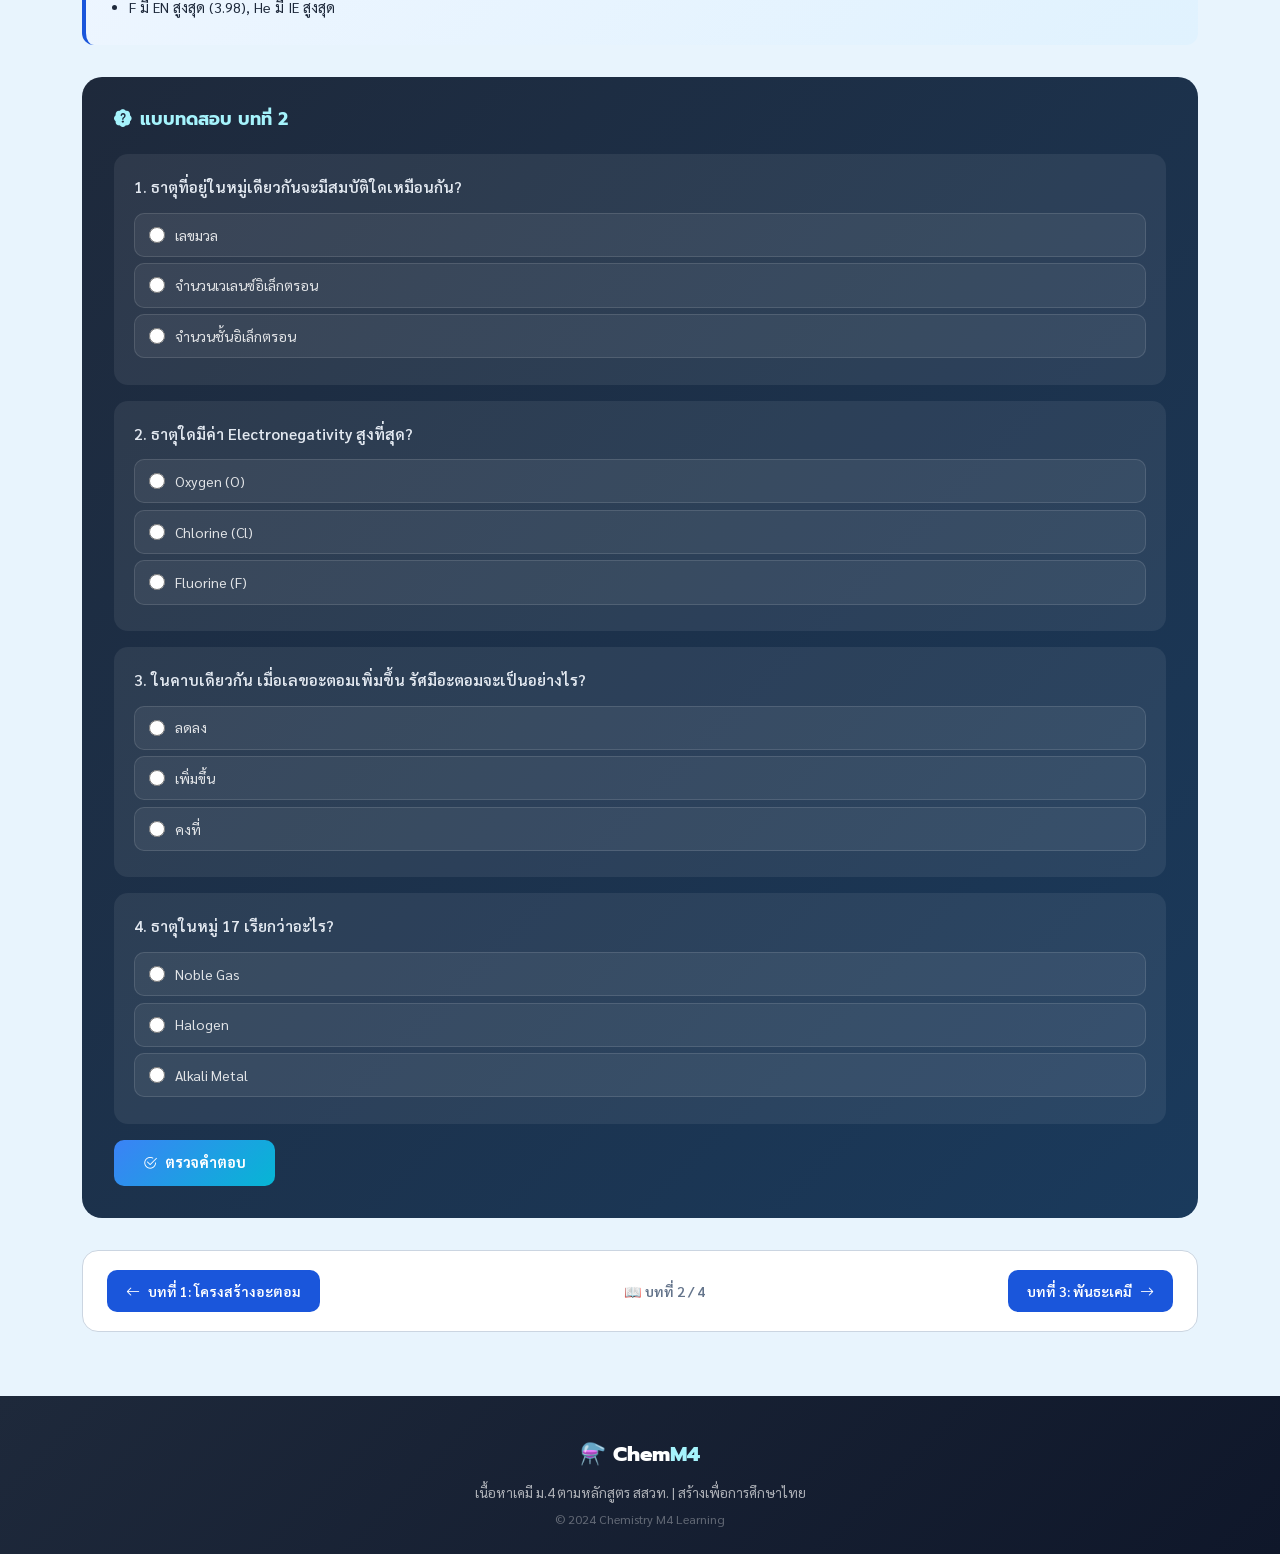
<file: chapter2.html>
<!DOCTYPE html>
<html lang="th">
<head>
  <meta charset="UTF-8"/>
  <meta name="viewport" content="width=device-width, initial-scale=1.0"/>
  <title>บทที่ 2: ตารางธาตุ | เคมี ม.4</title>
  <link rel="preconnect" href="https://fonts.googleapis.com"/>
  <link rel="preconnect" href="https://fonts.gstatic.com" crossorigin/>
  <link rel="preconnect" href="https://cdn.jsdelivr.net"/>
  <link href="https://fonts.googleapis.com/css2?family=Sarabun:wght@300;400;500;600;700;800&family=Prompt:wght@400;600;700;800&display=swap" rel="stylesheet"/>
  <link href="https://cdn.jsdelivr.net/npm/bootstrap@5.3.2/dist/css/bootstrap.min.css" rel="stylesheet"/>
  <link href="https://cdn.jsdelivr.net/npm/bootstrap-icons@1.11.3/font/bootstrap-icons.min.css" rel="stylesheet"/>
  <link rel="stylesheet" href="style.css"/>
</head>
<body>

<!-- PRELOADER -->
<div id="preloader">
  <div class="preloader-logo">⚗️ Chem<span>M4</span></div>
  <div class="preloader-bar"><div class="preloader-bar-fill"></div></div>
  <div class="preloader-text">กำลังโหลด บทที่ 2...</div>
</div>

<!-- NAVBAR -->
<nav class="navbar navbar-expand-lg" id="mainNav">
  <div class="container">
    <a class="navbar-brand" href="index.html">
      <div class="brand-icon"><i class="bi bi-flask"></i></div>
      เคมี ม.4
    </a>
    <button class="navbar-toggler" type="button" data-bs-toggle="collapse" data-bs-target="#navMenu">
      <i class="bi bi-list fs-4 text-primary"></i>
    </button>
    <div class="collapse navbar-collapse" id="navMenu">
      <ul class="navbar-nav ms-auto align-items-lg-center gap-1">
        <li class="nav-item"><a class="nav-link" href="index.html"><i class="bi bi-house"></i> หน้าหลัก</a></li>
        <li class="nav-item"><a class="nav-link" href="chapter1.html">⚛️ บทที่ 1</a></li>
        <li class="nav-item"><a class="nav-link active" href="chapter2.html">📊 บทที่ 2</a></li>
        <li class="nav-item"><a class="nav-link" href="chapter3.html">🔗 บทที่ 3</a></li>
        <li class="nav-item"><a class="nav-link" href="chapter4.html">⚖️ บทที่ 4</a></li>
      </ul>
    </div>
  </div>
</nav>

<!-- CHAPTER HERO -->
<div class="chapter-hero ch2-hero">
  <div class="container position-relative">
    <div class="hero-icon">📊</div>
    <nav aria-label="breadcrumb">
      <ol class="breadcrumb mb-2">
        <li class="breadcrumb-item"><a href="index.html">หน้าหลัก</a></li>
        <li class="breadcrumb-item active">บทที่ 2</li>
      </ol>
    </nav>
    <h1>ตารางธาตุ</h1>
    <p class="subtitle">Periodic Table · หมู่ คาบ · โลหะ อโลหะ กึ่งโลหะ · แนวโน้มสมบัติ</p>
  </div>
</div>

<!-- ══ 2.1 โครงสร้างตารางธาตุ ══ -->
<section class="lesson-section fade-in" id="s1">
  <div class="container">
    <div class="section-header">
      <div class="section-icon" style="background:#eff6ff;color:#1a56db"><i class="bi bi-grid-3x3-gap"></i></div>
      <h3>2.1 โครงสร้างตารางธาตุ</h3>
    </div>
    <div class="row g-3">
      <div class="col-md-6">
        <div class="content-card">
          <h4><i class="bi bi-info-circle text-primary"></i> หลักการจัดเรียง</h4>
          <p>ตารางธาตุสมัยใหม่ (Modern Periodic Table) จัดเรียงธาตุทั้งหมด 118 ธาตุตาม<strong>เลขอะตอมที่เพิ่มขึ้น</strong> จากซ้ายไปขวา บนลงล่าง</p>
          <div class="row g-2 mt-2">
            <div class="col-6">
              <div class="p-3 rounded text-center" style="background:#eff6ff;border:1.5px solid #bfdbfe;height:100%">
                <div style="font-size:1.8rem">↕️</div>
                <strong>หมู่ (Group)</strong>
                <div style="font-size:.8rem;color:#64748b;margin-top:.3rem">แนวตั้ง 18 หมู่<br/>สมบัติคล้ายกัน</div>
              </div>
            </div>
            <div class="col-6">
              <div class="p-3 rounded text-center" style="background:#f0fdf4;border:1.5px solid #bbf7d0;height:100%">
                <div style="font-size:1.8rem">↔️</div>
                <strong>คาบ (Period)</strong>
                <div style="font-size:.8rem;color:#64748b;margin-top:.3rem">แนวนอน 7 คาบ<br/>จำนวนชั้น e⁻</div>
              </div>
            </div>
          </div>
        </div>
      </div>
      <div class="col-md-6">
        <div class="content-card">
          <h4><i class="bi bi-table text-primary"></i> ข้อมูลในตารางธาตุ</h4>
          <p>แต่ละช่องในตารางธาตุแสดง:</p>
          <div class="p-3 rounded text-center" style="background:#f8faff;border:2px solid #3b82f6;display:inline-block;min-width:120px">
            <div style="font-size:.75rem;color:#64748b">เลขอะตอม</div>
            <div style="font-size:2rem;font-weight:800;color:#1a56db;font-family:'Prompt',sans-serif">Na</div>
            <div style="font-size:.85rem;font-weight:700">Sodium</div>
            <div style="font-size:.75rem;color:#64748b">22.99 g/mol</div>
          </div>
          <ul class="mt-3">
            <li>เลขอะตอม (Z)</li>
            <li>สัญลักษณ์ธาตุ</li>
            <li>ชื่อธาตุ</li>
            <li>มวลอะตอม (g/mol)</li>
          </ul>
        </div>
      </div>
    </div>
  </div>
</section>

<!-- ══ 2.2 ประเภทธาตุ ══ -->
<section class="lesson-section fade-in" id="s2">
  <div class="container">
    <div class="section-header">
      <div class="section-icon" style="background:#fdf4ff;color:#9333ea"><i class="bi bi-palette2"></i></div>
      <h3>2.2 ประเภทของธาตุ</h3>
    </div>
    <div class="row g-3 mb-3">
      <div class="col-md-4">
        <div class="content-card" style="border-top:3px solid #3b82f6">
          <h4 style="color:#1d4ed8"><i class="bi bi-brightness-high"></i> โลหะ (Metal)</h4>
          <div class="d-flex flex-wrap gap-1 mb-2">
            <div class="element-badge metal"><strong>Na</strong><small>11</small></div>
            <div class="element-badge metal"><strong>Fe</strong><small>26</small></div>
            <div class="element-badge metal"><strong>Cu</strong><small>29</small></div>
            <div class="element-badge metal"><strong>Au</strong><small>79</small></div>
          </div>
          <ul style="font-size:.88rem">
            <li>อยู่<strong>ซ้าย</strong>ของตาราง</li>
            <li>นำไฟฟ้าและความร้อนได้ดี</li>
            <li>มันวาว ตีเป็นแผ่นได้</li>
            <li>จุดหลอมเหลวสูง (ส่วนใหญ่)</li>
          </ul>
        </div>
      </div>
      <div class="col-md-4">
        <div class="content-card" style="border-top:3px solid #10b981">
          <h4 style="color:#059669"><i class="bi bi-cloud"></i> อโลหะ (Nonmetal)</h4>
          <div class="d-flex flex-wrap gap-1 mb-2">
            <div class="element-badge nonmetal"><strong>O</strong><small>8</small></div>
            <div class="element-badge nonmetal"><strong>Cl</strong><small>17</small></div>
            <div class="element-badge nonmetal"><strong>S</strong><small>16</small></div>
            <div class="element-badge nonmetal"><strong>N</strong><small>7</small></div>
          </div>
          <ul style="font-size:.88rem">
            <li>อยู่<strong>ขวา</strong>ของตาราง</li>
            <li>ไม่นำไฟฟ้า</li>
            <li>เปราะ แตกง่าย</li>
            <li>สถานะต่างกัน (แข็ง/แก๊ส/ของเหลว)</li>
          </ul>
        </div>
      </div>
      <div class="col-md-4">
        <div class="content-card" style="border-top:3px solid #f59e0b">
          <h4 style="color:#d97706"><i class="bi bi-asterisk"></i> กึ่งโลหะ (Metalloid)</h4>
          <div class="d-flex flex-wrap gap-1 mb-2">
            <div class="element-badge semimetal"><strong>Si</strong><small>14</small></div>
            <div class="element-badge semimetal"><strong>Ge</strong><small>32</small></div>
            <div class="element-badge semimetal"><strong>As</strong><small>33</small></div>
            <div class="element-badge semimetal"><strong>B</strong><small>5</small></div>
          </div>
          <ul style="font-size:.88rem">
            <li>อยู่<strong>แนวบันได</strong> (staircase)</li>
            <li>สมบัติอยู่ระหว่างโลหะ–อโลหะ</li>
            <li>นำไฟฟ้าได้บ้าง (semiconductor)</li>
            <li>ใช้ทำชิปคอมพิวเตอร์</li>
          </ul>
        </div>
      </div>
    </div>
    <div class="row g-3">
      <div class="col-md-6">
        <div class="content-card">
          <h4><i class="bi bi-wind text-primary"></i> แก๊สมีตระกูล (Noble Gas) — หมู่ 18</h4>
          <div class="d-flex flex-wrap gap-1 mb-2">
            <div class="element-badge noble"><strong>He</strong><small>2</small></div>
            <div class="element-badge noble"><strong>Ne</strong><small>10</small></div>
            <div class="element-badge noble"><strong>Ar</strong><small>18</small></div>
            <div class="element-badge noble"><strong>Kr</strong><small>36</small></div>
          </div>
          <p style="font-size:.88rem">e⁻ ชั้นนอกสุดครบ 8 (He ครบ 2) → เสถียรมาก → แทบไม่ทำปฏิกิริยาเคมีใดๆ</p>
        </div>
      </div>
      <div class="col-md-6">
        <div class="content-card">
          <h4><i class="bi bi-fire text-danger"></i> โลหะอัลคาไล — หมู่ 1</h4>
          <div class="d-flex flex-wrap gap-1 mb-2">
            <div class="element-badge metal"><strong>Li</strong><small>3</small></div>
            <div class="element-badge metal"><strong>Na</strong><small>11</small></div>
            <div class="element-badge metal"><strong>K</strong><small>19</small></div>
            <div class="element-badge metal"><strong>Cs</strong><small>55</small></div>
          </div>
          <p style="font-size:.88rem">e⁻ ชั้นนอกสุด = 1 → ว่องไวมาก ทำปฏิกิริยากับน้ำได้รุนแรง → เกิด H₂ และ OH⁻</p>
        </div>
      </div>
    </div>
  </div>
</section>

<!-- ══ 2.3 แนวโน้มสมบัติ ══ -->
<section class="lesson-section fade-in" id="s3">
  <div class="container">
    <div class="section-header">
      <div class="section-icon" style="background:#fff7ed;color:#c2410c"><i class="bi bi-graph-up-arrow"></i></div>
      <h3>2.3 แนวโน้มสมบัติของธาตุ</h3>
    </div>
    <div class="row g-3">
      <div class="col-md-6">
        <div class="content-card">
          <h4><i class="bi bi-arrows-collapse text-primary"></i> Atomic Radius (รัศมีอะตอม)</h4>
          <p style="font-size:.9rem">ระยะห่างจากศูนย์กลางนิวเคลียสถึงขอบ e⁻ ชั้นนอกสุด</p>
          <div class="row text-center g-2 my-2">
            <div class="col-12">
              <div class="p-3 rounded" style="background:#eff6ff;border:1px dashed #3b82f6">
                <div class="d-flex justify-content-between align-items-center mb-2">
                  <span style="font-size:.82rem">⬅ ซ้าย → ขวา (คาบเดียวกัน)</span>
                  <span style="color:#ef4444;font-weight:700">ลดลง ↘</span>
                </div>
                <div class="d-flex justify-content-between align-items-center">
                  <span style="font-size:.82rem">⬆ บน → ล่าง (หมู่เดียวกัน)</span>
                  <span style="color:#10b981;font-weight:700">เพิ่มขึ้น ↗</span>
                </div>
              </div>
            </div>
          </div>
          <p style="font-size:.85rem">เหตุผล: Z เพิ่ม → แรงดึงดูดนิวเคลียส-e⁻ มากขึ้น → อะตอมเล็กลง</p>
          <div class="example-box">
            <h6><i class="bi bi-pencil-square"></i> ลำดับรัศมีอะตอม</h6>
            <div class="step">Li &gt; Na &gt; K (หมู่ 1, บนลงล่าง: เพิ่ม)</div>
            <div class="step">Na &gt; Mg &gt; Al &gt; Si (คาบ 3, ซ้ายไปขวา: ลด)</div>
          </div>
        </div>
      </div>
      <div class="col-md-6">
        <div class="content-card">
          <h4><i class="bi bi-magnet text-primary"></i> Electronegativity (ค่า EN)</h4>
          <p style="font-size:.9rem">ความสามารถของอะตอมในการดึงดูดอิเล็กตรอนในพันธะเคมี</p>
          <div class="p-3 rounded my-2" style="background:#fdf4ff;border:1px dashed #a855f7">
            <div class="d-flex justify-content-between align-items-center mb-2">
              <span style="font-size:.82rem">⬅ ซ้าย → ขวา (คาบเดียวกัน)</span>
              <span style="color:#10b981;font-weight:700">เพิ่มขึ้น ↗</span>
            </div>
            <div class="d-flex justify-content-between align-items-center">
              <span style="font-size:.82rem">⬆ บน → ล่าง (หมู่เดียวกัน)</span>
              <span style="color:#ef4444;font-weight:700">ลดลง ↘</span>
            </div>
          </div>
          <table class="table-chem w-100 mt-2">
            <thead><tr><th>ธาตุ</th><th>EN (Pauling)</th></tr></thead>
            <tbody>
              <tr><td>F (สูงสุด)</td><td><strong>3.98</strong></td></tr>
              <tr><td>O</td><td>3.44</td></tr>
              <tr><td>N</td><td>3.04</td></tr>
              <tr><td>Cl</td><td>3.16</td></tr>
              <tr><td>Na</td><td>0.93</td></tr>
              <tr><td>Cs (ต่ำสุดในโลหะ)</td><td>0.79</td></tr>
            </tbody>
          </table>
        </div>
      </div>
    </div>
    <div class="content-card mt-3">
      <h4><i class="bi bi-arrow-up-circle text-primary"></i> Ionization Energy (พลังงานไอออไนเซชัน)</h4>
      <p style="font-size:.9rem">พลังงานที่ต้องใช้เพื่อดึงอิเล็กตรอน 1 ตัวออกจากอะตอมในสถานะแก๊ส</p>
      <div class="row g-3">
        <div class="col-md-6">
          <div class="p-3 rounded" style="background:#eff6ff;border:1px dashed #3b82f6">
            <div class="d-flex justify-content-between mb-1"><span>ซ้าย → ขวา</span><span style="color:#10b981;font-weight:700">เพิ่มขึ้น ↗</span></div>
            <div class="d-flex justify-content-between"><span>บน → ล่าง</span><span style="color:#ef4444;font-weight:700">ลดลง ↘</span></div>
          </div>
        </div>
        <div class="col-md-6">
          <p style="font-size:.85rem">เหตุผล: Z มาก → e⁻ ชั้นนอกถูกดึงแน่น → ต้องใช้พลังงานมากขึ้น<br/>
          ธาตุที่มี IE สูงสุด: <strong>He (Noble Gas)</strong></p>
        </div>
      </div>
    </div>
  </div>
</section>

<!-- ══ 2.4 หมู่สำคัญ ══ -->
<section class="lesson-section fade-in" id="s4">
  <div class="container">
    <div class="section-header">
      <div class="section-icon" style="background:#ecfdf5;color:#059669"><i class="bi bi-collection"></i></div>
      <h3>2.4 หมู่สำคัญที่ควรรู้</h3>
    </div>
    <div class="row g-3">
      <div class="col-6 col-md-3">
        <div class="content-card text-center" style="border-top:3px solid #3b82f6">
          <strong style="color:#1d4ed8">หมู่ 1 (IA)</strong>
          <div style="font-size:1.5rem;margin:.5rem 0">🔥</div>
          <div style="font-weight:700;margin-bottom:.4rem">โลหะอัลคาไล</div>
          <div style="font-size:.8rem;color:#64748b">Li, Na, K, Rb, Cs<br/>เวเลนซ์ e⁻ = 1<br/>ทำปฏิกิริยากับน้ำ</div>
        </div>
      </div>
      <div class="col-6 col-md-3">
        <div class="content-card text-center" style="border-top:3px solid #f97316">
          <strong style="color:#c2410c">หมู่ 2 (IIA)</strong>
          <div style="font-size:1.5rem;margin:.5rem 0">⚗️</div>
          <div style="font-weight:700;margin-bottom:.4rem">อัลคาไลน์เอิร์ท</div>
          <div style="font-size:.8rem;color:#64748b">Be, Mg, Ca, Sr, Ba<br/>เวเลนซ์ e⁻ = 2<br/>ทำปฏิกิริยาน้อยกว่า</div>
        </div>
      </div>
      <div class="col-6 col-md-3">
        <div class="content-card text-center" style="border-top:3px solid #a855f7">
          <strong style="color:#7e22ce">หมู่ 17 (VIIA)</strong>
          <div style="font-size:1.5rem;margin:.5rem 0">🧪</div>
          <div style="font-weight:700;margin-bottom:.4rem">แฮโลเจน</div>
          <div style="font-size:.8rem;color:#64748b">F, Cl, Br, I, At<br/>เวเลนซ์ e⁻ = 7<br/>ว่องไวมากในปฏิกิริยา</div>
        </div>
      </div>
      <div class="col-6 col-md-3">
        <div class="content-card text-center" style="border-top:3px solid #10b981">
          <strong style="color:#065f46">หมู่ 18 (VIII A)</strong>
          <div style="font-size:1.5rem;margin:.5rem 0">💨</div>
          <div style="font-weight:700;margin-bottom:.4rem">แก๊สมีตระกูล</div>
          <div style="font-size:.8rem;color:#64748b">He, Ne, Ar, Kr, Xe<br/>เวเลนซ์ e⁻ = 8<br/>เสถียร ไม่ทำปฏิกิริยา</div>
        </div>
      </div>
    </div>
  </div>
</section>

<!-- ══ SUMMARY + QUIZ ══ -->
<section class="lesson-section fade-in" id="s5">
  <div class="container">
    <div class="summary-box">
      <h5><i class="bi bi-bookmark-star-fill"></i> สรุปสำคัญ บทที่ 2 — ตารางธาตุ</h5>
      <ul>
        <li>ตารางธาตุจัดเรียงตามเลขอะตอมที่เพิ่มขึ้น</li>
        <li>หมู่ = แนวตั้ง (เวเลนซ์ e⁻ เท่ากัน → สมบัติคล้ายกัน)</li>
        <li>คาบ = แนวนอน (จำนวนชั้น e⁻ เท่ากัน)</li>
        <li>Atomic Radius: ซ้าย→ขวา <strong>ลด</strong>, บน→ล่าง <strong>เพิ่ม</strong></li>
        <li>Electronegativity: ซ้าย→ขวา <strong>เพิ่ม</strong>, บน→ล่าง <strong>ลด</strong></li>
        <li>F มี EN สูงสุด (3.98), He มี IE สูงสุด</li>
      </ul>
    </div>

    <div class="quiz-section" id="quiz2">
      <h4><i class="bi bi-patch-question-fill"></i> แบบทดสอบ บทที่ 2</h4>

      <div class="quiz-question" data-ans="b">
        <p>1. ธาตุที่อยู่ในหมู่เดียวกันจะมีสมบัติใดเหมือนกัน?</p>
        <label class="quiz-opt"><input type="radio" name="q2_1" value="a"> เลขมวล</label>
        <label class="quiz-opt"><input type="radio" name="q2_1" value="b"> จำนวนเวเลนซ์อิเล็กตรอน</label>
        <label class="quiz-opt"><input type="radio" name="q2_1" value="c"> จำนวนชั้นอิเล็กตรอน</label>
        <div class="quiz-result" id="res2_1"></div>
      </div>

      <div class="quiz-question" data-ans="c">
        <p>2. ธาตุใดมีค่า Electronegativity สูงที่สุด?</p>
        <label class="quiz-opt"><input type="radio" name="q2_2" value="a"> Oxygen (O)</label>
        <label class="quiz-opt"><input type="radio" name="q2_2" value="b"> Chlorine (Cl)</label>
        <label class="quiz-opt"><input type="radio" name="q2_2" value="c"> Fluorine (F)</label>
        <div class="quiz-result" id="res2_2"></div>
      </div>

      <div class="quiz-question" data-ans="a">
        <p>3. ในคาบเดียวกัน เมื่อเลขอะตอมเพิ่มขึ้น รัศมีอะตอมจะเป็นอย่างไร?</p>
        <label class="quiz-opt"><input type="radio" name="q2_3" value="a"> ลดลง</label>
        <label class="quiz-opt"><input type="radio" name="q2_3" value="b"> เพิ่มขึ้น</label>
        <label class="quiz-opt"><input type="radio" name="q2_3" value="c"> คงที่</label>
        <div class="quiz-result" id="res2_3"></div>
      </div>

      <div class="quiz-question" data-ans="b">
        <p>4. ธาตุในหมู่ 17 เรียกว่าอะไร?</p>
        <label class="quiz-opt"><input type="radio" name="q2_4" value="a"> Noble Gas</label>
        <label class="quiz-opt"><input type="radio" name="q2_4" value="b"> Halogen</label>
        <label class="quiz-opt"><input type="radio" name="q2_4" value="c"> Alkali Metal</label>
        <div class="quiz-result" id="res2_4"></div>
      </div>

      <button class="btn-check-quiz mt-2" onclick="checkQuiz('quiz2')">
        <i class="bi bi-check2-circle"></i> ตรวจคำตอบ
      </button>
      <div class="quiz-score" id="score2"></div>
    </div>

    <div class="page-nav">
      <a href="chapter1.html"><i class="bi bi-arrow-left"></i> บทที่ 1: โครงสร้างอะตอม</a>
      <span class="page-info">📖 บทที่ 2 / 4</span>
      <a href="chapter3.html">บทที่ 3: พันธะเคมี <i class="bi bi-arrow-right"></i></a>
    </div>
  </div>
</section>

<!-- FOOTER -->
<footer>
  <div class="container">
    <div class="footer-logo">⚗️ Chem<span>M4</span></div>
    <p>เนื้อหาเคมี ม.4 ตามหลักสูตร สสวท. | สร้างเพื่อการศึกษาไทย</p>
    <p class="mt-1" style="font-size:.78rem;opacity:.5">© 2024 Chemistry M4 Learning</p>
  </div>
</footer>

<button id="scrollTop" onclick="window.scrollTo({top:0,behavior:'smooth'})">
  <i class="bi bi-chevron-up"></i>
</button>

<script src="https://cdn.jsdelivr.net/npm/bootstrap@5.3.2/dist/js/bootstrap.bundle.min.js"></script>
<script src="script.js"></script>
</body>
</html>
</file>
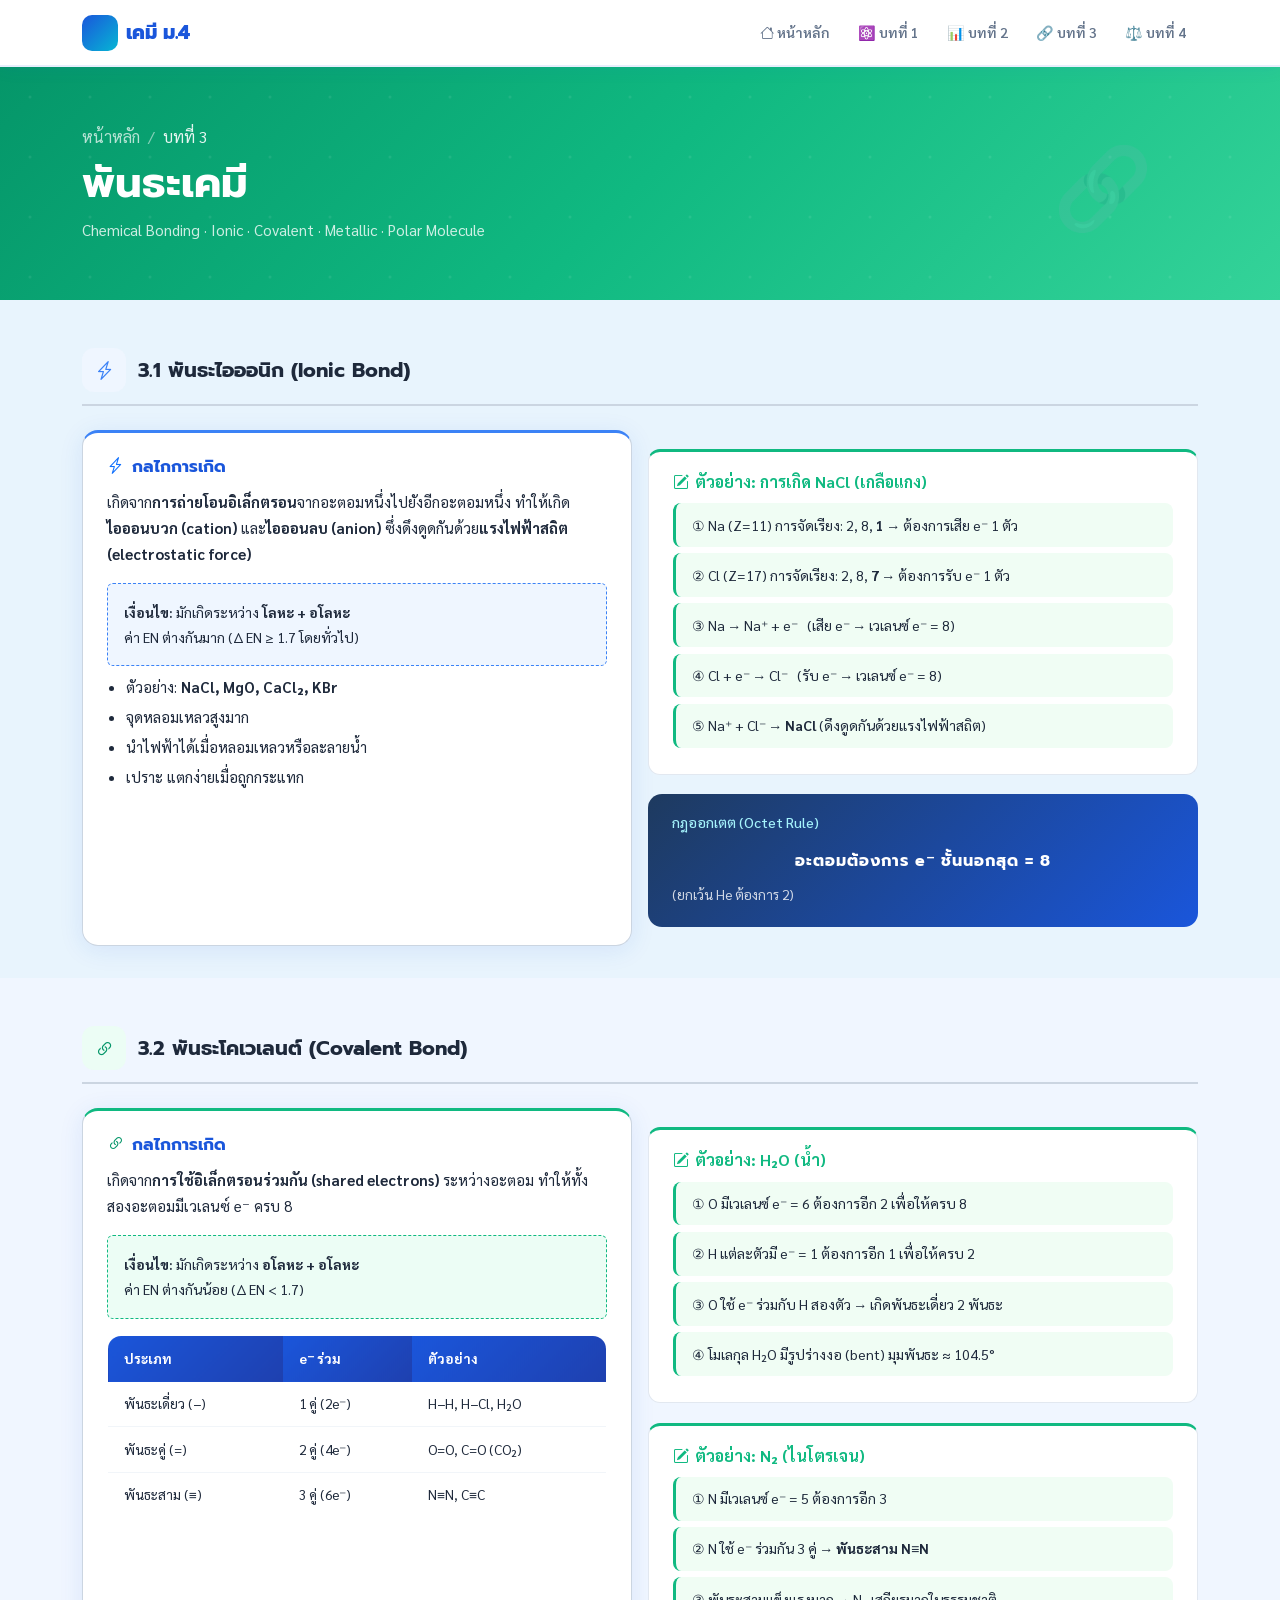
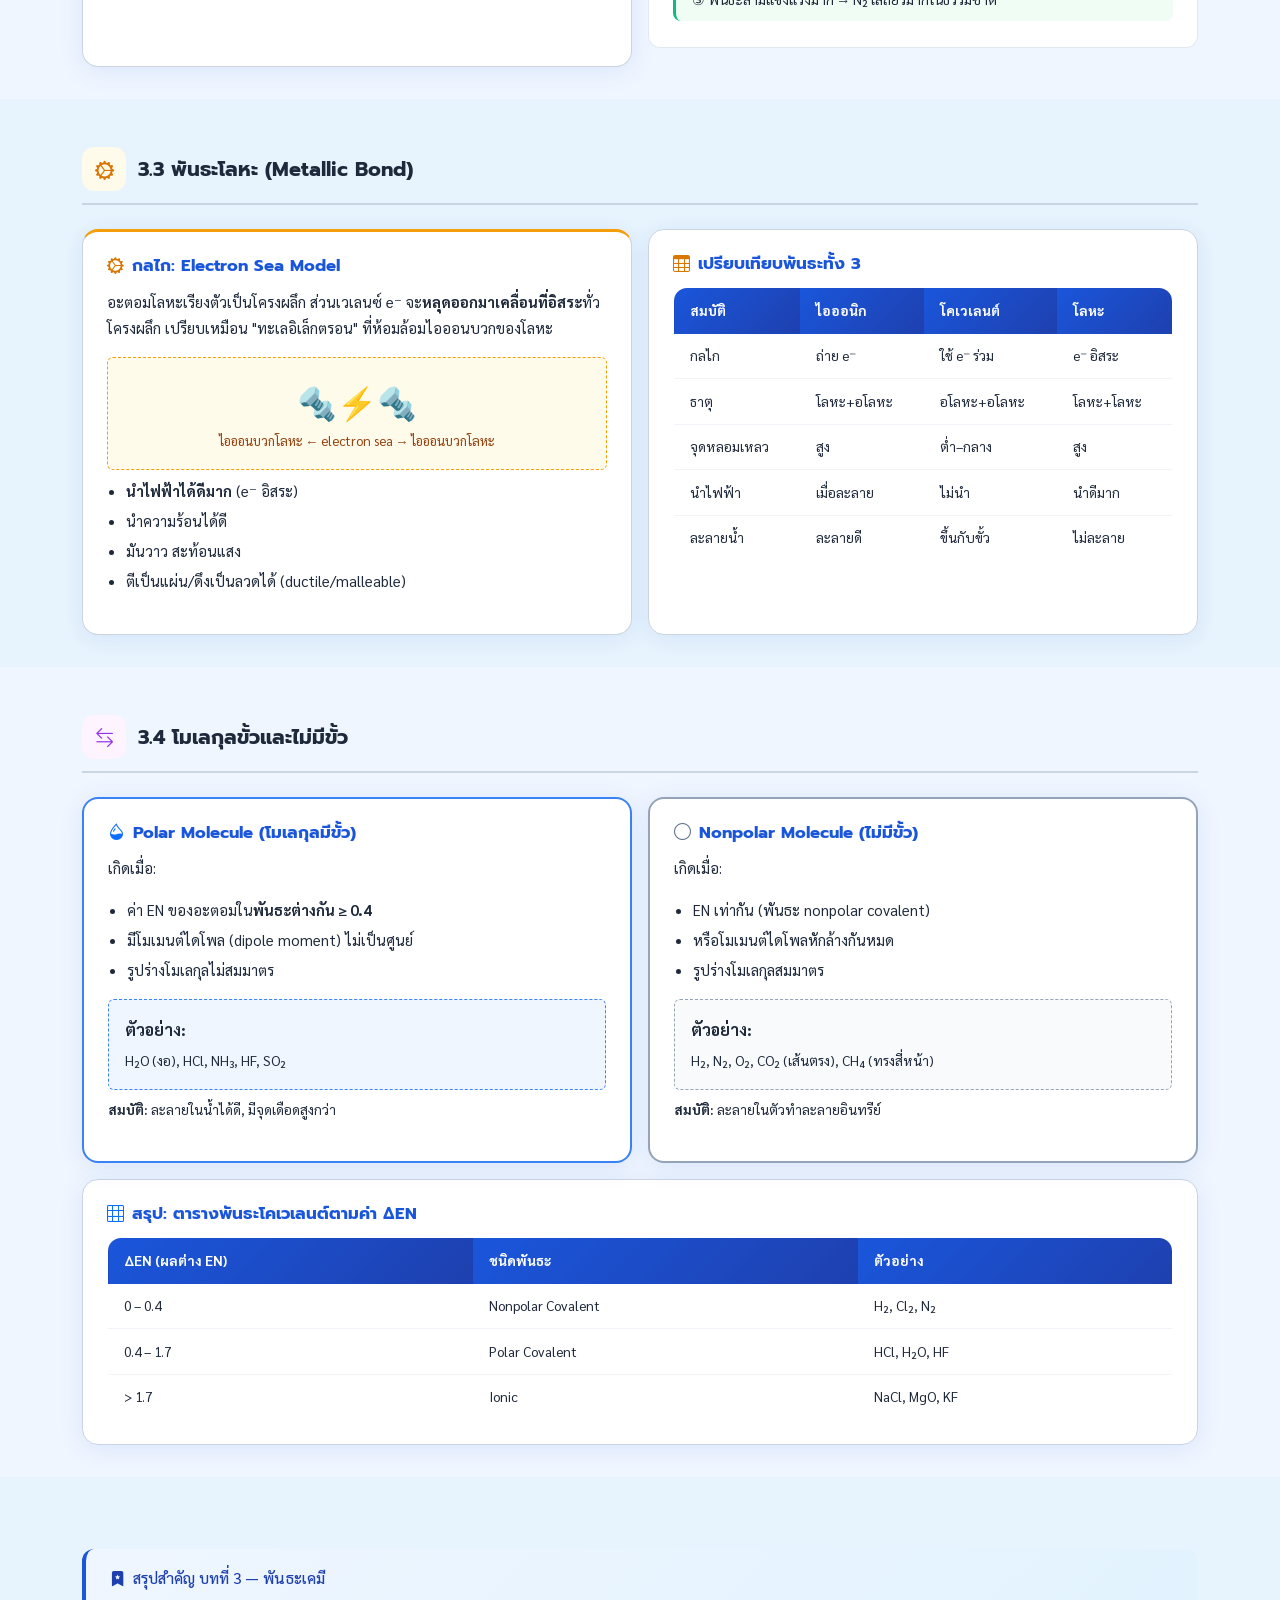
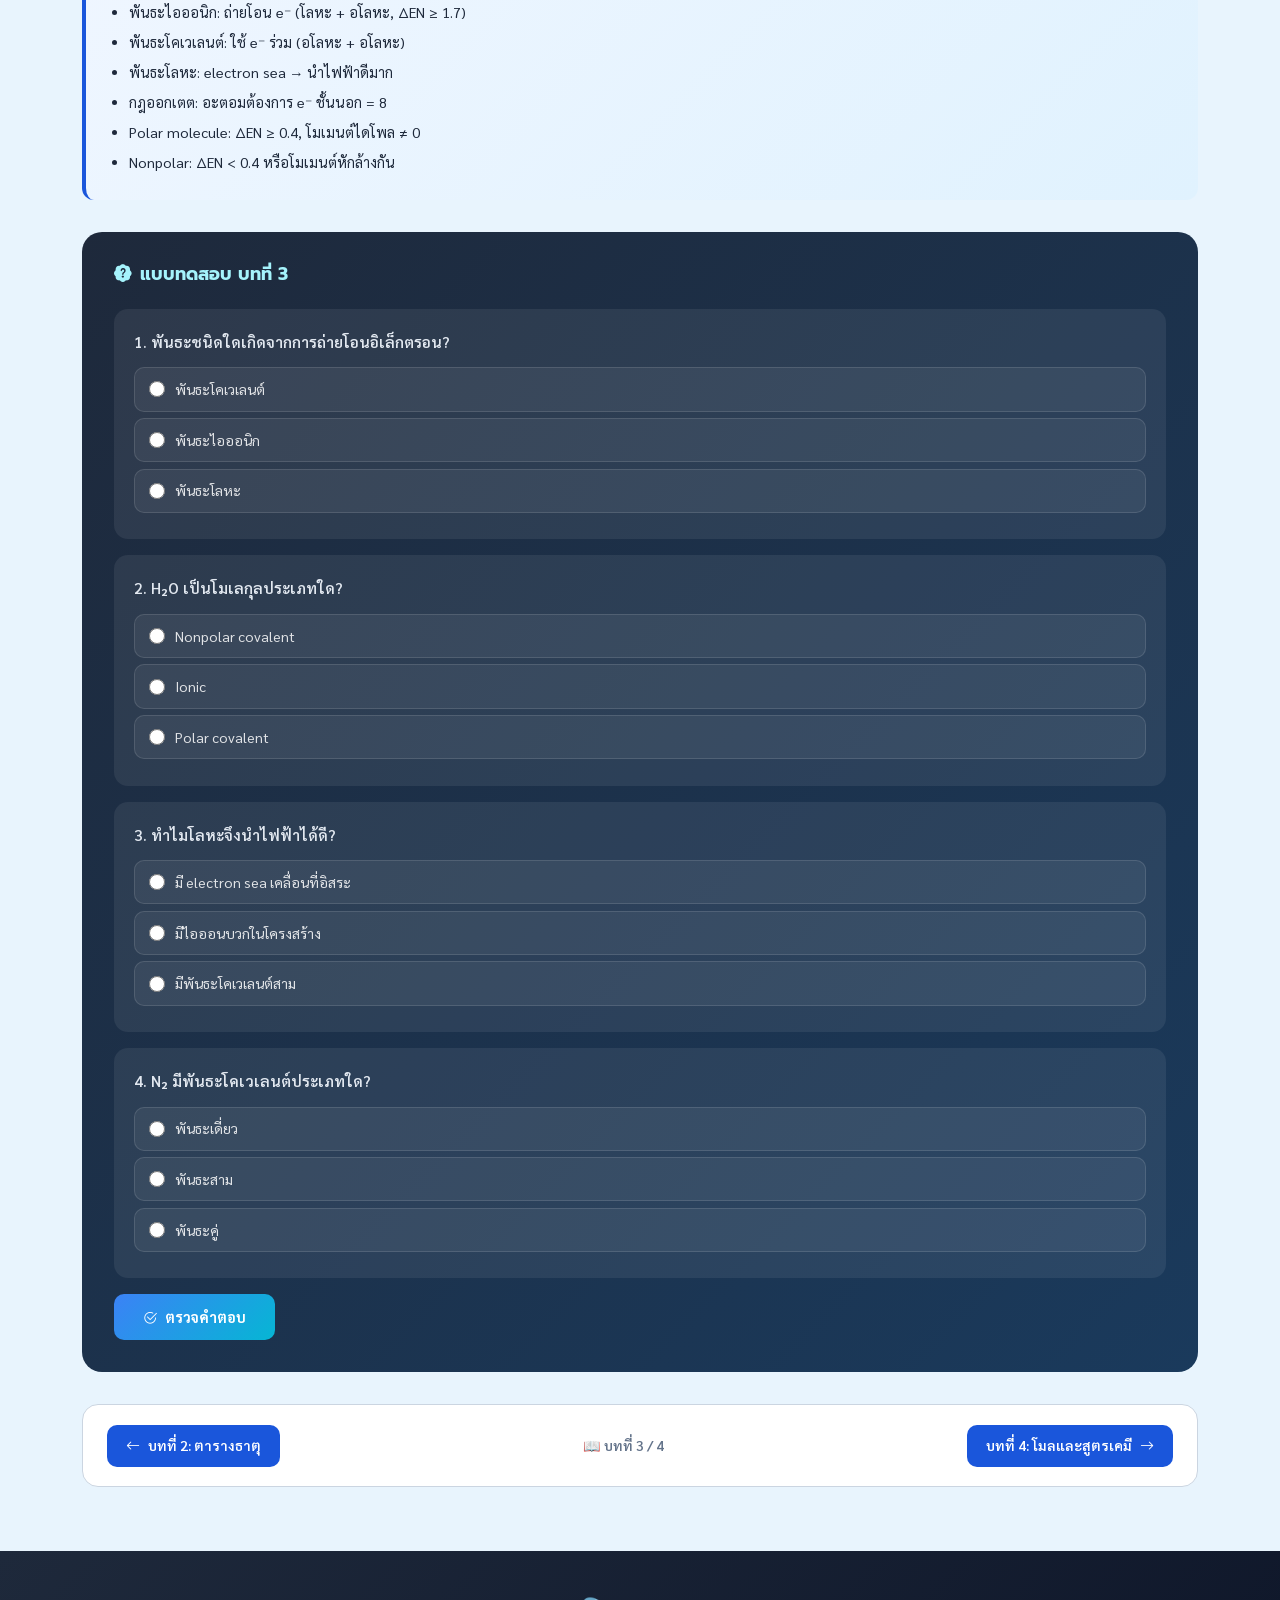
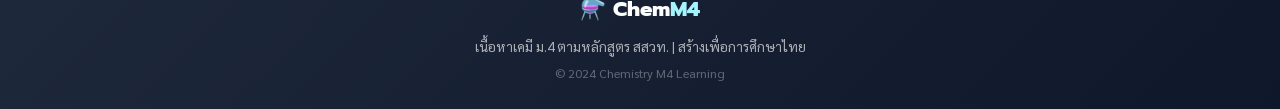
<file: chapter3.html>
<!DOCTYPE html>
<html lang="th">
<head>
  <meta charset="UTF-8"/>
  <meta name="viewport" content="width=device-width, initial-scale=1.0"/>
  <title>บทที่ 3: พันธะเคมี | เคมี ม.4</title>
  <link rel="preconnect" href="https://fonts.googleapis.com"/>
  <link rel="preconnect" href="https://fonts.gstatic.com" crossorigin/>
  <link rel="preconnect" href="https://cdn.jsdelivr.net"/>
  <link href="https://fonts.googleapis.com/css2?family=Sarabun:wght@300;400;500;600;700;800&family=Prompt:wght@400;600;700;800&display=swap" rel="stylesheet"/>
  <link href="https://cdn.jsdelivr.net/npm/bootstrap@5.3.2/dist/css/bootstrap.min.css" rel="stylesheet"/>
  <link href="https://cdn.jsdelivr.net/npm/bootstrap-icons@1.11.3/font/bootstrap-icons.min.css" rel="stylesheet"/>
  <link rel="stylesheet" href="style.css"/>
</head>
<body>

<!-- PRELOADER -->
<div id="preloader">
  <div class="preloader-logo">⚗️ Chem<span>M4</span></div>
  <div class="preloader-bar"><div class="preloader-bar-fill"></div></div>
  <div class="preloader-text">กำลังโหลด บทที่ 3...</div>
</div>

<!-- NAVBAR -->
<nav class="navbar navbar-expand-lg" id="mainNav">
  <div class="container">
    <a class="navbar-brand" href="index.html">
      <div class="brand-icon"><i class="bi bi-flask"></i></div>
      เคมี ม.4
    </a>
    <button class="navbar-toggler" type="button" data-bs-toggle="collapse" data-bs-target="#navMenu">
      <i class="bi bi-list fs-4 text-primary"></i>
    </button>
    <div class="collapse navbar-collapse" id="navMenu">
      <ul class="navbar-nav ms-auto align-items-lg-center gap-1">
        <li class="nav-item"><a class="nav-link" href="index.html"><i class="bi bi-house"></i> หน้าหลัก</a></li>
        <li class="nav-item"><a class="nav-link" href="chapter1.html">⚛️ บทที่ 1</a></li>
        <li class="nav-item"><a class="nav-link" href="chapter2.html">📊 บทที่ 2</a></li>
        <li class="nav-item"><a class="nav-link active" href="chapter3.html">🔗 บทที่ 3</a></li>
        <li class="nav-item"><a class="nav-link" href="chapter4.html">⚖️ บทที่ 4</a></li>
      </ul>
    </div>
  </div>
</nav>

<!-- CHAPTER HERO -->
<div class="chapter-hero ch3-hero">
  <div class="container position-relative">
    <div class="hero-icon">🔗</div>
    <nav aria-label="breadcrumb">
      <ol class="breadcrumb mb-2">
        <li class="breadcrumb-item"><a href="index.html">หน้าหลัก</a></li>
        <li class="breadcrumb-item active">บทที่ 3</li>
      </ol>
    </nav>
    <h1>พันธะเคมี</h1>
    <p class="subtitle">Chemical Bonding · Ionic · Covalent · Metallic · Polar Molecule</p>
  </div>
</div>

<!-- ══ 3.1 พันธะไอออนิก ══ -->
<section class="lesson-section fade-in" id="s1">
  <div class="container">
    <div class="section-header">
      <div class="section-icon" style="background:#eff6ff;color:#3b82f6"><i class="bi bi-lightning-charge"></i></div>
      <h3>3.1 พันธะไอออนิก (Ionic Bond)</h3>
    </div>
    <div class="row g-3">
      <div class="col-md-6">
        <div class="content-card" style="border-top:3px solid #3b82f6">
          <h4><i class="bi bi-lightning-charge text-primary"></i> กลไกการเกิด</h4>
          <p>เกิดจาก<strong>การถ่ายโอนอิเล็กตรอน</strong>จากอะตอมหนึ่งไปยังอีกอะตอมหนึ่ง ทำให้เกิด<strong>ไอออนบวก (cation)</strong> และ<strong>ไอออนลบ (anion)</strong> ซึ่งดึงดูดกันด้วย<strong>แรงไฟฟ้าสถิต (electrostatic force)</strong></p>
          <div class="p-3 rounded mt-2" style="background:#eff6ff;border:1px dashed #3b82f6;font-size:.88rem">
            <strong>เงื่อนไข:</strong> มักเกิดระหว่าง <strong>โลหะ + อโลหะ</strong><br/>
            ค่า EN ต่างกันมาก (Δ EN ≥ 1.7 โดยทั่วไป)
          </div>
          <ul class="mt-2" style="font-size:.88rem">
            <li>ตัวอย่าง: <strong>NaCl, MgO, CaCl₂, KBr</strong></li>
            <li>จุดหลอมเหลวสูงมาก</li>
            <li>นำไฟฟ้าได้เมื่อหลอมเหลวหรือละลายน้ำ</li>
            <li>เปราะ แตกง่ายเมื่อถูกกระแทก</li>
          </ul>
        </div>
      </div>
      <div class="col-md-6">
        <div class="example-box">
          <h6><i class="bi bi-pencil-square"></i> ตัวอย่าง: การเกิด NaCl (เกลือแกง)</h6>
          <div class="step">① Na (Z=11) การจัดเรียง: 2, 8, <strong>1</strong> → ต้องการเสีย e⁻ 1 ตัว</div>
          <div class="step">② Cl (Z=17) การจัดเรียง: 2, 8, <strong>7</strong> → ต้องการรับ e⁻ 1 ตัว</div>
          <div class="step">③ Na → Na⁺ + e⁻ &nbsp; (เสีย e⁻ → เวเลนซ์ e⁻ = 8)</div>
          <div class="step">④ Cl + e⁻ → Cl⁻ &nbsp; (รับ e⁻ → เวเลนซ์ e⁻ = 8)</div>
          <div class="step">⑤ Na⁺ + Cl⁻ → <strong>NaCl</strong> (ดึงดูดกันด้วยแรงไฟฟ้าสถิต)</div>
        </div>
        <div class="formula-card mt-2">
          <h5>กฎออกเตต (Octet Rule)</h5>
          <div class="formula" style="font-size:1rem">อะตอมต้องการ e⁻ ชั้นนอกสุด = 8</div>
          <p>(ยกเว้น He ต้องการ 2)</p>
        </div>
      </div>
    </div>
  </div>
</section>

<!-- ══ 3.2 พันธะโคเวเลนต์ ══ -->
<section class="lesson-section fade-in" id="s2">
  <div class="container">
    <div class="section-header">
      <div class="section-icon" style="background:#ecfdf5;color:#059669"><i class="bi bi-link-45deg"></i></div>
      <h3>3.2 พันธะโคเวเลนต์ (Covalent Bond)</h3>
    </div>
    <div class="row g-3">
      <div class="col-md-6">
        <div class="content-card" style="border-top:3px solid #10b981">
          <h4><i class="bi bi-link-45deg" style="color:#059669"></i> กลไกการเกิด</h4>
          <p>เกิดจาก<strong>การใช้อิเล็กตรอนร่วมกัน (shared electrons)</strong> ระหว่างอะตอม ทำให้ทั้งสองอะตอมมีเวเลนซ์ e⁻ ครบ 8</p>
          <div class="p-3 rounded mt-2" style="background:#ecfdf5;border:1px dashed #10b981;font-size:.88rem">
            <strong>เงื่อนไข:</strong> มักเกิดระหว่าง <strong>อโลหะ + อโลหะ</strong><br/>
            ค่า EN ต่างกันน้อย (Δ EN &lt; 1.7)
          </div>
          <table class="table-chem w-100 mt-3">
            <thead><tr><th>ประเภท</th><th>e⁻ ร่วม</th><th>ตัวอย่าง</th></tr></thead>
            <tbody>
              <tr><td>พันธะเดี่ยว (−)</td><td>1 คู่ (2e⁻)</td><td>H−H, H−Cl, H₂O</td></tr>
              <tr><td>พันธะคู่ (=)</td><td>2 คู่ (4e⁻)</td><td>O=O, C=O (CO₂)</td></tr>
              <tr><td>พันธะสาม (≡)</td><td>3 คู่ (6e⁻)</td><td>N≡N, C≡C</td></tr>
            </tbody>
          </table>
        </div>
      </div>
      <div class="col-md-6">
        <div class="example-box">
          <h6><i class="bi bi-pencil-square"></i> ตัวอย่าง: H₂O (น้ำ)</h6>
          <div class="step">① O มีเวเลนซ์ e⁻ = 6 ต้องการอีก 2 เพื่อให้ครบ 8</div>
          <div class="step">② H แต่ละตัวมี e⁻ = 1 ต้องการอีก 1 เพื่อให้ครบ 2</div>
          <div class="step">③ O ใช้ e⁻ ร่วมกับ H สองตัว → เกิดพันธะเดี่ยว 2 พันธะ</div>
          <div class="step">④ โมเลกุล H₂O มีรูปร่างงอ (bent) มุมพันธะ ≈ 104.5°</div>
        </div>
        <div class="example-box mt-2">
          <h6><i class="bi bi-pencil-square"></i> ตัวอย่าง: N₂ (ไนโตรเจน)</h6>
          <div class="step">① N มีเวเลนซ์ e⁻ = 5 ต้องการอีก 3</div>
          <div class="step">② N ใช้ e⁻ ร่วมกัน 3 คู่ → <strong>พันธะสาม N≡N</strong></div>
          <div class="step">③ พันธะสามแข็งแรงมาก → N₂ เสถียรมากในธรรมชาติ</div>
        </div>
      </div>
    </div>
  </div>
</section>

<!-- ══ 3.3 พันธะโลหะ ══ -->
<section class="lesson-section fade-in" id="s3">
  <div class="container">
    <div class="section-header">
      <div class="section-icon" style="background:#fffbeb;color:#d97706"><i class="bi bi-gear-wide-connected"></i></div>
      <h3>3.3 พันธะโลหะ (Metallic Bond)</h3>
    </div>
    <div class="row g-3">
      <div class="col-md-6">
        <div class="content-card" style="border-top:3px solid #f59e0b">
          <h4><i class="bi bi-gear-wide-connected" style="color:#d97706"></i> กลไก: Electron Sea Model</h4>
          <p>อะตอมโลหะเรียงตัวเป็นโครงผลึก ส่วนเวเลนซ์ e⁻ จะ<strong>หลุดออกมาเคลื่อนที่อิสระ</strong>ทั่วโครงผลึก เปรียบเหมือน "ทะเลอิเล็กตรอน" ที่ห้อมล้อมไอออนบวกของโลหะ</p>
          <div class="p-3 rounded my-2" style="background:#fffbeb;border:1px dashed #f59e0b;text-align:center">
            <div style="font-size:2rem">🔩⚡🔩</div>
            <div style="font-size:.82rem;color:#92400e">ไอออนบวกโลหะ ← electron sea → ไอออนบวกโลหะ</div>
          </div>
          <ul style="font-size:.88rem">
            <li><strong>นำไฟฟ้าได้ดีมาก</strong> (e⁻ อิสระ)</li>
            <li>นำความร้อนได้ดี</li>
            <li>มันวาว สะท้อนแสง</li>
            <li>ตีเป็นแผ่น/ดึงเป็นลวดได้ (ductile/malleable)</li>
          </ul>
        </div>
      </div>
      <div class="col-md-6">
        <div class="content-card">
          <h4><i class="bi bi-table" style="color:#d97706"></i> เปรียบเทียบพันธะทั้ง 3</h4>
          <div class="table-responsive">
            <table class="table-chem w-100">
              <thead><tr><th>สมบัติ</th><th>ไอออนิก</th><th>โคเวเลนต์</th><th>โลหะ</th></tr></thead>
              <tbody>
                <tr><td>กลไก</td><td>ถ่าย e⁻</td><td>ใช้ e⁻ ร่วม</td><td>e⁻ อิสระ</td></tr>
                <tr><td>ธาตุ</td><td>โลหะ+อโลหะ</td><td>อโลหะ+อโลหะ</td><td>โลหะ+โลหะ</td></tr>
                <tr><td>จุดหลอมเหลว</td><td>สูง</td><td>ต่ำ–กลาง</td><td>สูง</td></tr>
                <tr><td>นำไฟฟ้า</td><td>เมื่อละลาย</td><td>ไม่นำ</td><td>นำดีมาก</td></tr>
                <tr><td>ละลายน้ำ</td><td>ละลายดี</td><td>ขึ้นกับขั้ว</td><td>ไม่ละลาย</td></tr>
              </tbody>
            </table>
          </div>
        </div>
      </div>
    </div>
  </div>
</section>

<!-- ══ 3.4 โมเลกุลขั้ว ══ -->
<section class="lesson-section fade-in" id="s4">
  <div class="container">
    <div class="section-header">
      <div class="section-icon" style="background:#fdf4ff;color:#9333ea"><i class="bi bi-arrow-left-right"></i></div>
      <h3>3.4 โมเลกุลขั้วและไม่มีขั้ว</h3>
    </div>
    <div class="row g-3 mb-3">
      <div class="col-md-6">
        <div class="content-card" style="border:2px solid #3b82f6">
          <h4><i class="bi bi-droplet-half text-primary"></i> Polar Molecule (โมเลกุลมีขั้ว)</h4>
          <p>เกิดเมื่อ:</p>
          <ul style="font-size:.88rem">
            <li>ค่า EN ของอะตอมใน<strong>พันธะต่างกัน ≥ 0.4</strong></li>
            <li>มีโมเมนต์ไดโพล (dipole moment) ไม่เป็นศูนย์</li>
            <li>รูปร่างโมเลกุลไม่สมมาตร</li>
          </ul>
          <div class="p-3 rounded mt-2" style="background:#eff6ff;border:1px dashed #3b82f6">
            <strong>ตัวอย่าง:</strong>
            <div style="font-size:.85rem;margin-top:.3rem">H₂O (งอ), HCl, NH₃, HF, SO₂</div>
          </div>
          <p class="mt-2" style="font-size:.85rem"><strong>สมบัติ:</strong> ละลายในน้ำได้ดี, มีจุดเดือดสูงกว่า</p>
        </div>
      </div>
      <div class="col-md-6">
        <div class="content-card" style="border:2px solid #94a3b8">
          <h4><i class="bi bi-circle" style="color:#64748b"></i> Nonpolar Molecule (ไม่มีขั้ว)</h4>
          <p>เกิดเมื่อ:</p>
          <ul style="font-size:.88rem">
            <li>EN เท่ากัน (พันธะ nonpolar covalent)</li>
            <li>หรือโมเมนต์ไดโพลหักล้างกันหมด</li>
            <li>รูปร่างโมเลกุลสมมาตร</li>
          </ul>
          <div class="p-3 rounded mt-2" style="background:#f8fafc;border:1px dashed #94a3b8">
            <strong>ตัวอย่าง:</strong>
            <div style="font-size:.85rem;margin-top:.3rem">H₂, N₂, O₂, CO₂ (เส้นตรง), CH₄ (ทรงสี่หน้า)</div>
          </div>
          <p class="mt-2" style="font-size:.85rem"><strong>สมบัติ:</strong> ละลายในตัวทำละลายอินทรีย์</p>
        </div>
      </div>
    </div>
    <div class="content-card">
      <h4><i class="bi bi-grid-3x3 text-primary"></i> สรุป: ตารางพันธะโคเวเลนต์ตามค่า ΔEN</h4>
      <div class="table-responsive">
        <table class="table-chem w-100">
          <thead><tr><th>ΔEN (ผลต่าง EN)</th><th>ชนิดพันธะ</th><th>ตัวอย่าง</th></tr></thead>
          <tbody>
            <tr><td>0 – 0.4</td><td>Nonpolar Covalent</td><td>H₂, Cl₂, N₂</td></tr>
            <tr><td>0.4 – 1.7</td><td>Polar Covalent</td><td>HCl, H₂O, HF</td></tr>
            <tr><td>&gt; 1.7</td><td>Ionic</td><td>NaCl, MgO, KF</td></tr>
          </tbody>
        </table>
      </div>
    </div>
  </div>
</section>

<!-- ══ SUMMARY + QUIZ ══ -->
<section class="lesson-section fade-in" id="s5">
  <div class="container">
    <div class="summary-box">
      <h5><i class="bi bi-bookmark-star-fill"></i> สรุปสำคัญ บทที่ 3 — พันธะเคมี</h5>
      <ul>
        <li>พันธะไอออนิก: ถ่ายโอน e⁻ (โลหะ + อโลหะ, ΔEN ≥ 1.7)</li>
        <li>พันธะโคเวเลนต์: ใช้ e⁻ ร่วม (อโลหะ + อโลหะ)</li>
        <li>พันธะโลหะ: electron sea → นำไฟฟ้าดีมาก</li>
        <li>กฎออกเตต: อะตอมต้องการ e⁻ ชั้นนอก = 8</li>
        <li>Polar molecule: ΔEN ≥ 0.4, โมเมนต์ไดโพล ≠ 0</li>
        <li>Nonpolar: ΔEN &lt; 0.4 หรือโมเมนต์หักล้างกัน</li>
      </ul>
    </div>

    <div class="quiz-section" id="quiz3">
      <h4><i class="bi bi-patch-question-fill"></i> แบบทดสอบ บทที่ 3</h4>

      <div class="quiz-question" data-ans="b">
        <p>1. พันธะชนิดใดเกิดจากการถ่ายโอนอิเล็กตรอน?</p>
        <label class="quiz-opt"><input type="radio" name="q3_1" value="a"> พันธะโคเวเลนต์</label>
        <label class="quiz-opt"><input type="radio" name="q3_1" value="b"> พันธะไอออนิก</label>
        <label class="quiz-opt"><input type="radio" name="q3_1" value="c"> พันธะโลหะ</label>
        <div class="quiz-result" id="res3_1"></div>
      </div>

      <div class="quiz-question" data-ans="c">
        <p>2. H₂O เป็นโมเลกุลประเภทใด?</p>
        <label class="quiz-opt"><input type="radio" name="q3_2" value="a"> Nonpolar covalent</label>
        <label class="quiz-opt"><input type="radio" name="q3_2" value="b"> Ionic</label>
        <label class="quiz-opt"><input type="radio" name="q3_2" value="c"> Polar covalent</label>
        <div class="quiz-result" id="res3_2"></div>
      </div>

      <div class="quiz-question" data-ans="a">
        <p>3. ทำไมโลหะจึงนำไฟฟ้าได้ดี?</p>
        <label class="quiz-opt"><input type="radio" name="q3_3" value="a"> มี electron sea เคลื่อนที่อิสระ</label>
        <label class="quiz-opt"><input type="radio" name="q3_3" value="b"> มีไอออนบวกในโครงสร้าง</label>
        <label class="quiz-opt"><input type="radio" name="q3_3" value="c"> มีพันธะโคเวเลนต์สาม</label>
        <div class="quiz-result" id="res3_3"></div>
      </div>

      <div class="quiz-question" data-ans="b">
        <p>4. N₂ มีพันธะโคเวเลนต์ประเภทใด?</p>
        <label class="quiz-opt"><input type="radio" name="q3_4" value="a"> พันธะเดี่ยว</label>
        <label class="quiz-opt"><input type="radio" name="q3_4" value="b"> พันธะสาม</label>
        <label class="quiz-opt"><input type="radio" name="q3_4" value="c"> พันธะคู่</label>
        <div class="quiz-result" id="res3_4"></div>
      </div>

      <button class="btn-check-quiz mt-2" onclick="checkQuiz('quiz3')">
        <i class="bi bi-check2-circle"></i> ตรวจคำตอบ
      </button>
      <div class="quiz-score" id="score3"></div>
    </div>

    <div class="page-nav">
      <a href="chapter2.html"><i class="bi bi-arrow-left"></i> บทที่ 2: ตารางธาตุ</a>
      <span class="page-info">📖 บทที่ 3 / 4</span>
      <a href="chapter4.html">บทที่ 4: โมลและสูตรเคมี <i class="bi bi-arrow-right"></i></a>
    </div>
  </div>
</section>

<!-- FOOTER -->
<footer>
  <div class="container">
    <div class="footer-logo">⚗️ Chem<span>M4</span></div>
    <p>เนื้อหาเคมี ม.4 ตามหลักสูตร สสวท. | สร้างเพื่อการศึกษาไทย</p>
    <p class="mt-1" style="font-size:.78rem;opacity:.5">© 2024 Chemistry M4 Learning</p>
  </div>
</footer>

<button id="scrollTop" onclick="window.scrollTo({top:0,behavior:'smooth'})">
  <i class="bi bi-chevron-up"></i>
</button>

<script src="https://cdn.jsdelivr.net/npm/bootstrap@5.3.2/dist/js/bootstrap.bundle.min.js"></script>
<script src="script.js"></script>
</body>
</html>
</file>
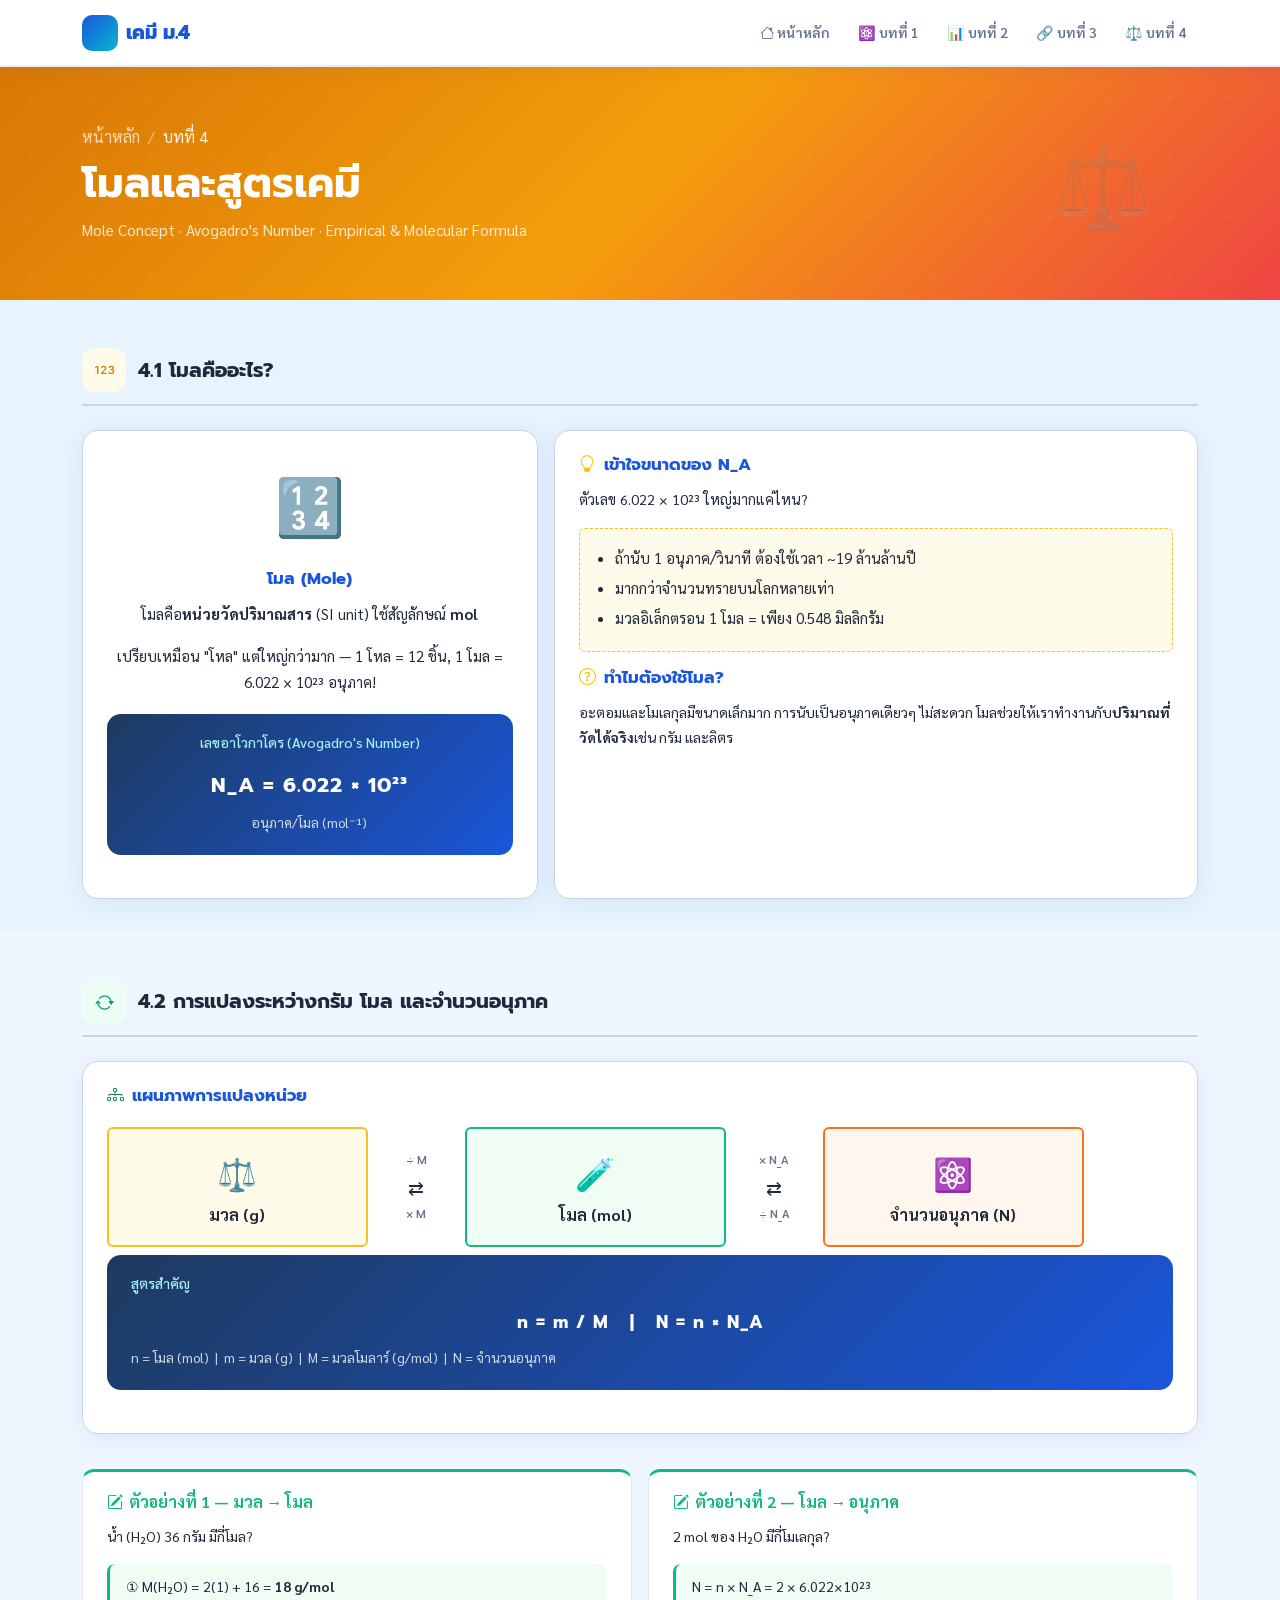
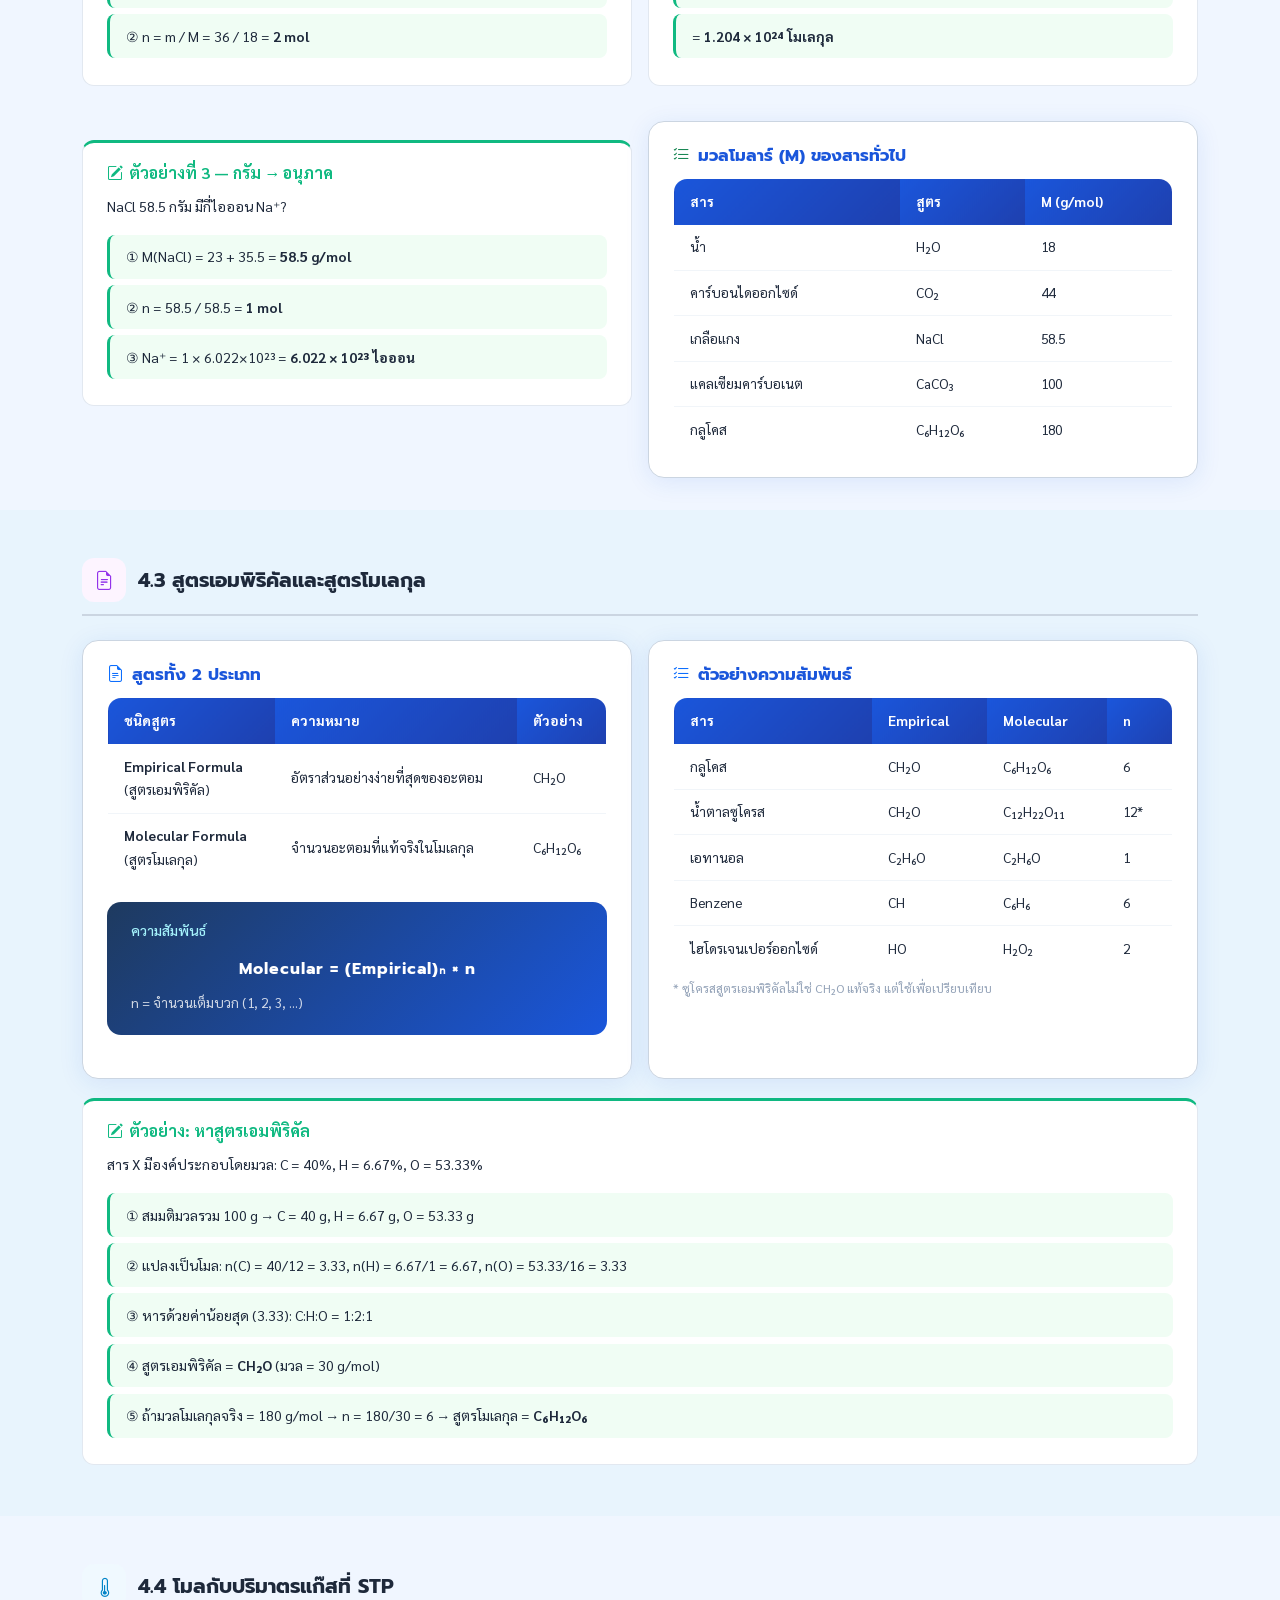
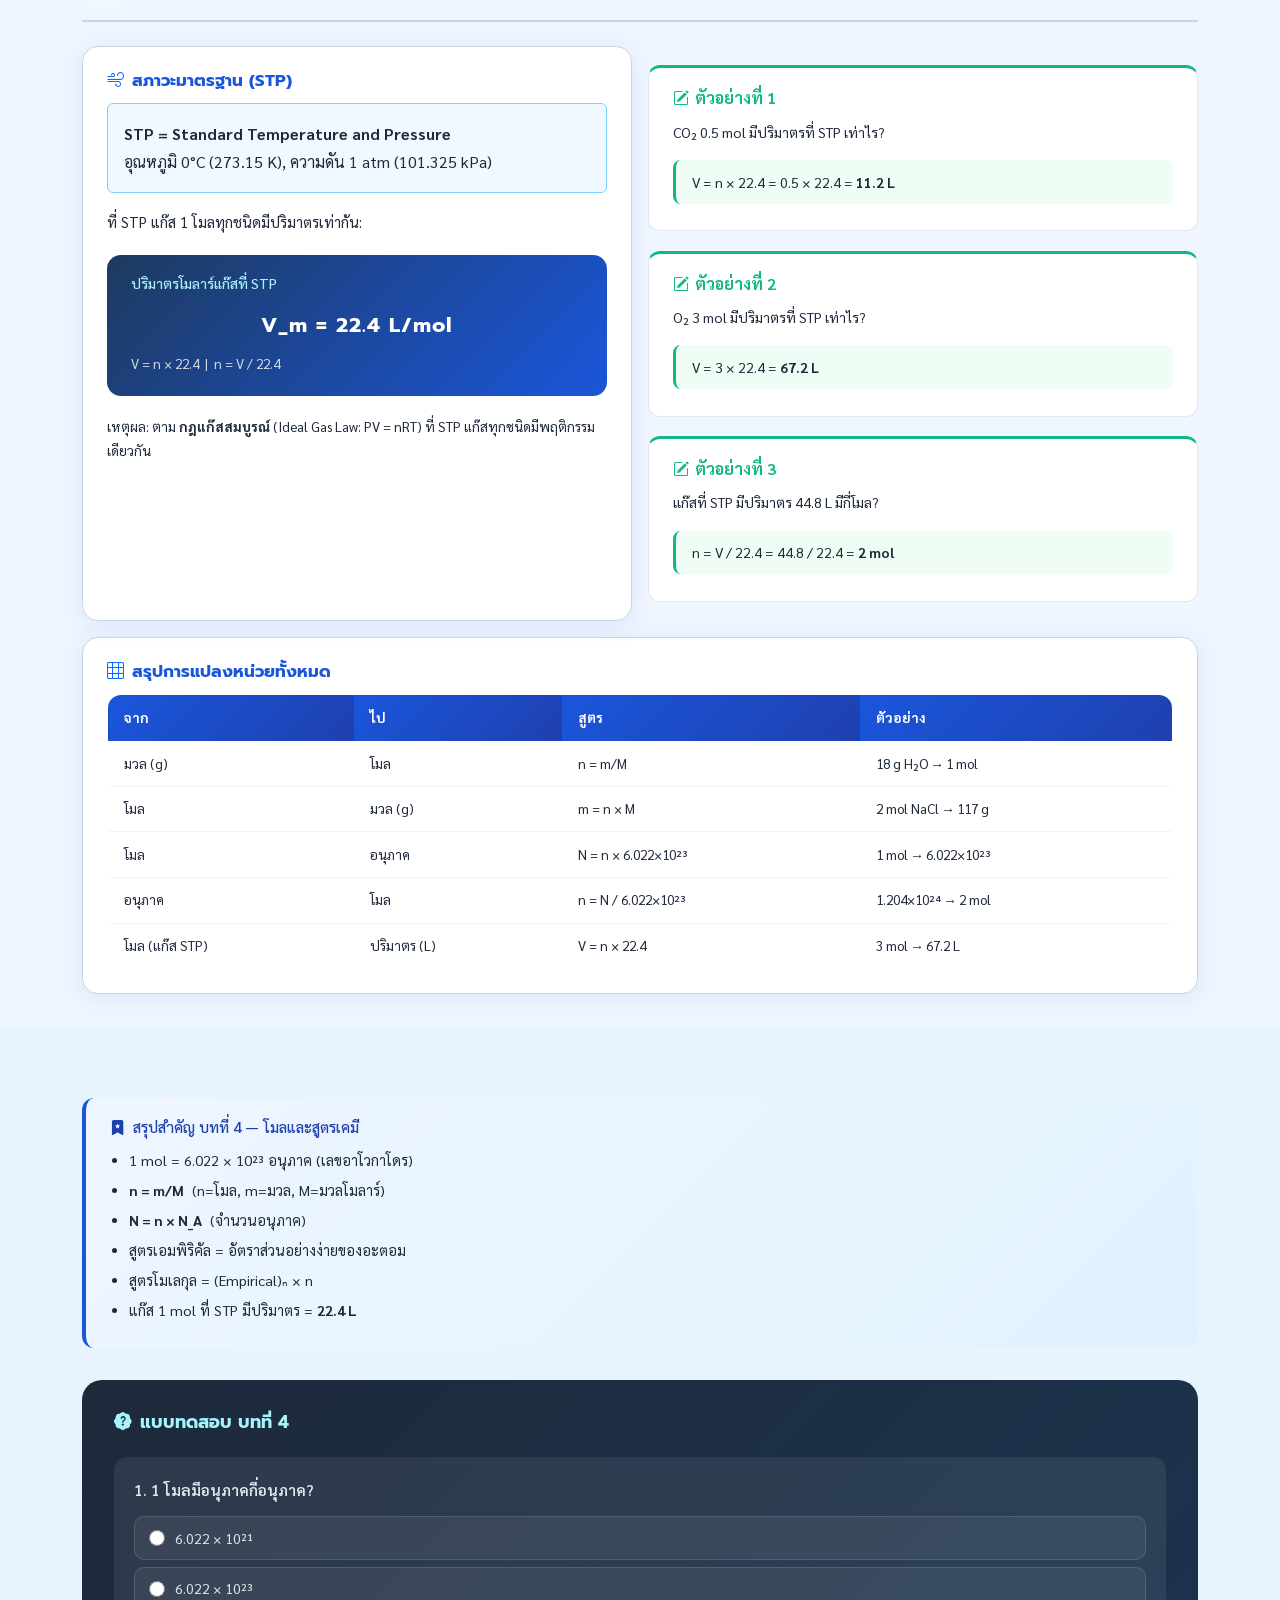
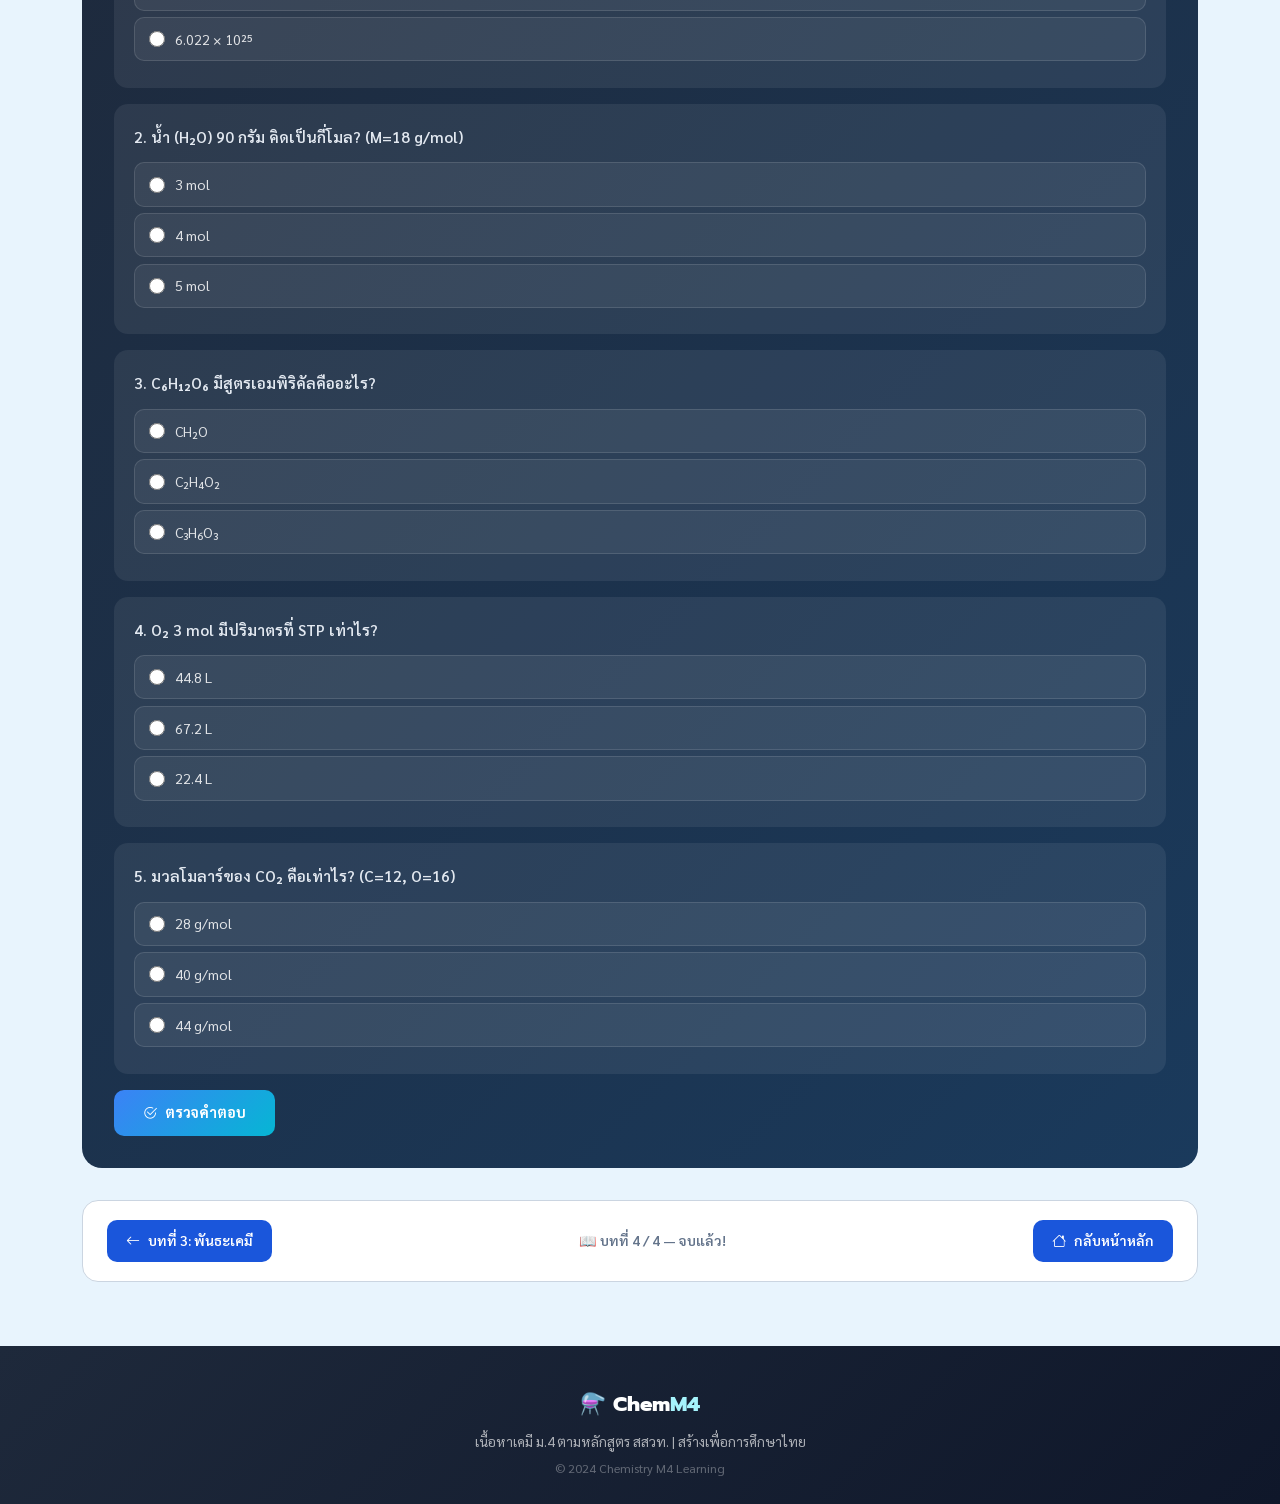
<file: chapter4.html>
<!DOCTYPE html>
<html lang="th">
<head>
  <meta charset="UTF-8"/>
  <meta name="viewport" content="width=device-width, initial-scale=1.0"/>
  <title>บทที่ 4: โมลและสูตรเคมี | เคมี ม.4</title>
  <link rel="preconnect" href="https://fonts.googleapis.com"/>
  <link rel="preconnect" href="https://fonts.gstatic.com" crossorigin/>
  <link rel="preconnect" href="https://cdn.jsdelivr.net"/>
  <link href="https://fonts.googleapis.com/css2?family=Sarabun:wght@300;400;500;600;700;800&family=Prompt:wght@400;600;700;800&display=swap" rel="stylesheet"/>
  <link href="https://cdn.jsdelivr.net/npm/bootstrap@5.3.2/dist/css/bootstrap.min.css" rel="stylesheet"/>
  <link href="https://cdn.jsdelivr.net/npm/bootstrap-icons@1.11.3/font/bootstrap-icons.min.css" rel="stylesheet"/>
  <link rel="stylesheet" href="style.css"/>
</head>
<body>

<!-- PRELOADER -->
<div id="preloader">
  <div class="preloader-logo">⚗️ Chem<span>M4</span></div>
  <div class="preloader-bar"><div class="preloader-bar-fill"></div></div>
  <div class="preloader-text">กำลังโหลด บทที่ 4...</div>
</div>

<!-- NAVBAR -->
<nav class="navbar navbar-expand-lg" id="mainNav">
  <div class="container">
    <a class="navbar-brand" href="index.html">
      <div class="brand-icon"><i class="bi bi-flask"></i></div>
      เคมี ม.4
    </a>
    <button class="navbar-toggler" type="button" data-bs-toggle="collapse" data-bs-target="#navMenu">
      <i class="bi bi-list fs-4 text-primary"></i>
    </button>
    <div class="collapse navbar-collapse" id="navMenu">
      <ul class="navbar-nav ms-auto align-items-lg-center gap-1">
        <li class="nav-item"><a class="nav-link" href="index.html"><i class="bi bi-house"></i> หน้าหลัก</a></li>
        <li class="nav-item"><a class="nav-link" href="chapter1.html">⚛️ บทที่ 1</a></li>
        <li class="nav-item"><a class="nav-link" href="chapter2.html">📊 บทที่ 2</a></li>
        <li class="nav-item"><a class="nav-link" href="chapter3.html">🔗 บทที่ 3</a></li>
        <li class="nav-item"><a class="nav-link active" href="chapter4.html">⚖️ บทที่ 4</a></li>
      </ul>
    </div>
  </div>
</nav>

<!-- CHAPTER HERO -->
<div class="chapter-hero ch4-hero">
  <div class="container position-relative">
    <div class="hero-icon">⚖️</div>
    <nav aria-label="breadcrumb">
      <ol class="breadcrumb mb-2">
        <li class="breadcrumb-item"><a href="index.html">หน้าหลัก</a></li>
        <li class="breadcrumb-item active">บทที่ 4</li>
      </ol>
    </nav>
    <h1>โมลและสูตรเคมี</h1>
    <p class="subtitle">Mole Concept · Avogadro's Number · Empirical &amp; Molecular Formula</p>
  </div>
</div>

<!-- ══ 4.1 โมลคืออะไร ══ -->
<section class="lesson-section fade-in" id="s1">
  <div class="container">
    <div class="section-header">
      <div class="section-icon" style="background:#fffbeb;color:#d97706"><i class="bi bi-123"></i></div>
      <h3>4.1 โมลคืออะไร?</h3>
    </div>
    <div class="row g-3">
      <div class="col-md-5">
        <div class="content-card text-center">
          <div style="font-size:3.5rem;margin-bottom:1rem">🔢</div>
          <h4 class="justify-content-center">โมล (Mole)</h4>
          <p>โมลคือ<strong>หน่วยวัดปริมาณสาร</strong> (SI unit) ใช้สัญลักษณ์ <strong>mol</strong></p>
          <p>เปรียบเหมือน "โหล" แต่ใหญ่กว่ามาก — 1 โหล = 12 ชิ้น, 1 โมล = 6.022 × 10²³ อนุภาค!</p>
          <div class="formula-card">
            <h5>เลขอาโวกาโดร (Avogadro's Number)</h5>
            <div class="formula">N_A = 6.022 × 10²³</div>
            <p>อนุภาค/โมล (mol⁻¹)</p>
          </div>
        </div>
      </div>
      <div class="col-md-7">
        <div class="content-card">
          <h4><i class="bi bi-lightbulb text-warning"></i> เข้าใจขนาดของ N_A</h4>
          <p style="font-size:.9rem">ตัวเลข 6.022 × 10²³ ใหญ่มากแค่ไหน?</p>
          <div class="p-3 rounded" style="background:#fffbeb;border:1px dashed #fbbf24">
            <ul style="font-size:.85rem;margin:0">
              <li>ถ้านับ 1 อนุภาค/วินาที ต้องใช้เวลา ~19 ล้านล้านปี</li>
              <li>มากกว่าจำนวนทรายบนโลกหลายเท่า</li>
              <li>มวลอิเล็กตรอน 1 โมล = เพียง 0.548 มิลลิกรัม</li>
            </ul>
          </div>
          <h4 class="mt-3"><i class="bi bi-question-circle text-warning"></i> ทำไมต้องใช้โมล?</h4>
          <p style="font-size:.88rem">อะตอมและโมเลกุลมีขนาดเล็กมาก การนับเป็นอนุภาคเดียวๆ ไม่สะดวก โมลช่วยให้เราทำงานกับ<strong>ปริมาณที่วัดได้จริง</strong>เช่น กรัม และลิตร</p>
        </div>
      </div>
    </div>
  </div>
</section>

<!-- ══ 4.2 การแปลงหน่วย ══ -->
<section class="lesson-section fade-in" id="s2">
  <div class="container">
    <div class="section-header">
      <div class="section-icon" style="background:#ecfdf5;color:#059669"><i class="bi bi-arrow-repeat"></i></div>
      <h3>4.2 การแปลงระหว่างกรัม โมล และจำนวนอนุภาค</h3>
    </div>
    <div class="row g-3 mb-3">
      <!-- diagram -->
      <div class="col-md-12">
        <div class="content-card">
          <h4><i class="bi bi-diagram-3 text-success"></i> แผนภาพการแปลงหน่วย</h4>
          <div class="row g-2 text-center align-items-center my-2">
            <div class="col-12 col-md-3">
              <div class="p-3 rounded" style="background:#fefce8;border:2px solid #fbbf24">
                <div style="font-size:2rem">⚖️</div>
                <strong>มวล (g)</strong>
              </div>
            </div>
            <div class="col-12 col-md-1 d-flex flex-column align-items-center">
              <div style="font-size:.75rem;color:#64748b;font-weight:600">÷ M</div>
              <div style="font-size:1.2rem">⇄</div>
              <div style="font-size:.75rem;color:#64748b;font-weight:600">× M</div>
            </div>
            <div class="col-12 col-md-3">
              <div class="p-3 rounded" style="background:#f0fdf4;border:2px solid #10b981">
                <div style="font-size:2rem">🧪</div>
                <strong>โมล (mol)</strong>
              </div>
            </div>
            <div class="col-12 col-md-1 d-flex flex-column align-items-center">
              <div style="font-size:.75rem;color:#64748b;font-weight:600">× N_A</div>
              <div style="font-size:1.2rem">⇄</div>
              <div style="font-size:.75rem;color:#64748b;font-weight:600">÷ N_A</div>
            </div>
            <div class="col-12 col-md-3">
              <div class="p-3 rounded" style="background:#fff7ed;border:2px solid #f97316">
                <div style="font-size:2rem">⚛️</div>
                <strong>จำนวนอนุภาค (N)</strong>
              </div>
            </div>
          </div>
          <div class="formula-card mt-2">
            <h5>สูตรสำคัญ</h5>
            <div class="formula" style="font-size:1.1rem">n = m / M &nbsp;&nbsp;|&nbsp;&nbsp; N = n × N_A</div>
            <p>n = โมล (mol) &nbsp;|&nbsp; m = มวล (g) &nbsp;|&nbsp; M = มวลโมลาร์ (g/mol) &nbsp;|&nbsp; N = จำนวนอนุภาค</p>
          </div>
        </div>
      </div>
    </div>
    <div class="row g-3">
      <div class="col-md-6">
        <div class="example-box">
          <h6><i class="bi bi-pencil-square"></i> ตัวอย่างที่ 1 — มวล → โมล</h6>
          <p style="font-size:.88rem">น้ำ (H₂O) 36 กรัม มีกี่โมล?</p>
          <div class="step">① M(H₂O) = 2(1) + 16 = <strong>18 g/mol</strong></div>
          <div class="step">② n = m / M = 36 / 18 = <strong>2 mol</strong></div>
        </div>
      </div>
      <div class="col-md-6">
        <div class="example-box">
          <h6><i class="bi bi-pencil-square"></i> ตัวอย่างที่ 2 — โมล → อนุภาค</h6>
          <p style="font-size:.88rem">2 mol ของ H₂O มีกี่โมเลกุล?</p>
          <div class="step">N = n × N_A = 2 × 6.022×10²³</div>
          <div class="step">= <strong>1.204 × 10²⁴ โมเลกุล</strong></div>
        </div>
      </div>
      <div class="col-md-6">
        <div class="example-box">
          <h6><i class="bi bi-pencil-square"></i> ตัวอย่างที่ 3 — กรัม → อนุภาค</h6>
          <p style="font-size:.88rem">NaCl 58.5 กรัม มีกี่ไอออน Na⁺?</p>
          <div class="step">① M(NaCl) = 23 + 35.5 = <strong>58.5 g/mol</strong></div>
          <div class="step">② n = 58.5 / 58.5 = <strong>1 mol</strong></div>
          <div class="step">③ Na⁺ = 1 × 6.022×10²³ = <strong>6.022 × 10²³ ไอออน</strong></div>
        </div>
      </div>
      <div class="col-md-6">
        <div class="content-card">
          <h4><i class="bi bi-list-check text-success"></i> มวลโมลาร์ (M) ของสารทั่วไป</h4>
          <table class="table-chem w-100">
            <thead><tr><th>สาร</th><th>สูตร</th><th>M (g/mol)</th></tr></thead>
            <tbody>
              <tr><td>น้ำ</td><td>H₂O</td><td>18</td></tr>
              <tr><td>คาร์บอนไดออกไซด์</td><td>CO₂</td><td>44</td></tr>
              <tr><td>เกลือแกง</td><td>NaCl</td><td>58.5</td></tr>
              <tr><td>แคลเซียมคาร์บอเนต</td><td>CaCO₃</td><td>100</td></tr>
              <tr><td>กลูโคส</td><td>C₆H₁₂O₆</td><td>180</td></tr>
            </tbody>
          </table>
        </div>
      </div>
    </div>
  </div>
</section>

<!-- ══ 4.3 สูตรเอมพิริคัล ══ -->
<section class="lesson-section fade-in" id="s3">
  <div class="container">
    <div class="section-header">
      <div class="section-icon" style="background:#fdf4ff;color:#9333ea"><i class="bi bi-file-earmark-text"></i></div>
      <h3>4.3 สูตรเอมพิริคัลและสูตรโมเลกุล</h3>
    </div>
    <div class="row g-3 mb-3">
      <div class="col-md-6">
        <div class="content-card">
          <h4><i class="bi bi-file-earmark-text text-primary"></i> สูตรทั้ง 2 ประเภท</h4>
          <table class="table-chem w-100 mb-3">
            <thead><tr><th>ชนิดสูตร</th><th>ความหมาย</th><th>ตัวอย่าง</th></tr></thead>
            <tbody>
              <tr>
                <td><strong>Empirical Formula</strong><br/>(สูตรเอมพิริคัล)</td>
                <td>อัตราส่วนอย่างง่ายที่สุดของอะตอม</td>
                <td>CH₂O</td>
              </tr>
              <tr>
                <td><strong>Molecular Formula</strong><br/>(สูตรโมเลกุล)</td>
                <td>จำนวนอะตอมที่แท้จริงในโมเลกุล</td>
                <td>C₆H₁₂O₆</td>
              </tr>
            </tbody>
          </table>
          <div class="formula-card">
            <h5>ความสัมพันธ์</h5>
            <div class="formula" style="font-size:1rem">Molecular = (Empirical)ₙ × n</div>
            <p>n = จำนวนเต็มบวก (1, 2, 3, ...)</p>
          </div>
        </div>
      </div>
      <div class="col-md-6">
        <div class="content-card">
          <h4><i class="bi bi-list-check text-primary"></i> ตัวอย่างความสัมพันธ์</h4>
          <table class="table-chem w-100">
            <thead><tr><th>สาร</th><th>Empirical</th><th>Molecular</th><th>n</th></tr></thead>
            <tbody>
              <tr><td>กลูโคส</td><td>CH₂O</td><td>C₆H₁₂O₆</td><td>6</td></tr>
              <tr><td>น้ำตาลซูโครส</td><td>CH₂O</td><td>C₁₂H₂₂O₁₁</td><td>12*</td></tr>
              <tr><td>เอทานอล</td><td>C₂H₆O</td><td>C₂H₆O</td><td>1</td></tr>
              <tr><td>Benzene</td><td>CH</td><td>C₆H₆</td><td>6</td></tr>
              <tr><td>ไฮโดรเจนเปอร์ออกไซด์</td><td>HO</td><td>H₂O₂</td><td>2</td></tr>
            </tbody>
          </table>
          <p style="font-size:.78rem;color:#94a3b8;margin-top:.4rem">* ซูโครสสูตรเอมพิริคัลไม่ใช่ CH₂O แท้จริง แต่ใช้เพื่อเปรียบเทียบ</p>
        </div>
      </div>
    </div>
    <div class="example-box">
      <h6><i class="bi bi-pencil-square"></i> ตัวอย่าง: หาสูตรเอมพิริคัล</h6>
      <p style="font-size:.88rem">สาร X มีองค์ประกอบโดยมวล: C = 40%, H = 6.67%, O = 53.33%</p>
      <div class="step">① สมมติมวลรวม 100 g → C = 40 g, H = 6.67 g, O = 53.33 g</div>
      <div class="step">② แปลงเป็นโมล: n(C) = 40/12 = 3.33, n(H) = 6.67/1 = 6.67, n(O) = 53.33/16 = 3.33</div>
      <div class="step">③ หารด้วยค่าน้อยสุด (3.33): C:H:O = 1:2:1</div>
      <div class="step">④ สูตรเอมพิริคัล = <strong>CH₂O</strong> (มวล = 30 g/mol)</div>
      <div class="step">⑤ ถ้ามวลโมเลกุลจริง = 180 g/mol → n = 180/30 = 6 → สูตรโมเลกุล = <strong>C₆H₁₂O₆</strong></div>
    </div>
  </div>
</section>

<!-- ══ 4.4 แก๊สที่ STP ══ -->
<section class="lesson-section fade-in" id="s4">
  <div class="container">
    <div class="section-header">
      <div class="section-icon" style="background:#f0f9ff;color:#0284c7"><i class="bi bi-thermometer-half"></i></div>
      <h3>4.4 โมลกับปริมาตรแก๊สที่ STP</h3>
    </div>
    <div class="row g-3">
      <div class="col-md-6">
        <div class="content-card">
          <h4><i class="bi bi-wind text-primary"></i> สภาวะมาตรฐาน (STP)</h4>
          <div class="p-3 rounded mb-3" style="background:#f0f9ff;border:1.5px solid #7dd3fc">
            <strong>STP = Standard Temperature and Pressure</strong><br/>
            อุณหภูมิ 0°C (273.15 K), ความดัน 1 atm (101.325 kPa)
          </div>
          <p>ที่ STP แก๊ส 1 โมลทุกชนิดมีปริมาตรเท่ากัน:</p>
          <div class="formula-card">
            <h5>ปริมาตรโมลาร์แก๊สที่ STP</h5>
            <div class="formula">V_m = 22.4 L/mol</div>
            <p>V = n × 22.4 &nbsp;|&nbsp; n = V / 22.4</p>
          </div>
          <p style="font-size:.85rem" class="mt-2">เหตุผล: ตาม <strong>กฎแก๊สสมบูรณ์</strong> (Ideal Gas Law: PV = nRT) ที่ STP แก๊สทุกชนิดมีพฤติกรรมเดียวกัน</p>
        </div>
      </div>
      <div class="col-md-6">
        <div class="example-box">
          <h6><i class="bi bi-pencil-square"></i> ตัวอย่างที่ 1</h6>
          <p style="font-size:.88rem">CO₂ 0.5 mol มีปริมาตรที่ STP เท่าไร?</p>
          <div class="step">V = n × 22.4 = 0.5 × 22.4 = <strong>11.2 L</strong></div>
        </div>
        <div class="example-box mt-2">
          <h6><i class="bi bi-pencil-square"></i> ตัวอย่างที่ 2</h6>
          <p style="font-size:.88rem">O₂ 3 mol มีปริมาตรที่ STP เท่าไร?</p>
          <div class="step">V = 3 × 22.4 = <strong>67.2 L</strong></div>
        </div>
        <div class="example-box mt-2">
          <h6><i class="bi bi-pencil-square"></i> ตัวอย่างที่ 3</h6>
          <p style="font-size:.88rem">แก๊สที่ STP มีปริมาตร 44.8 L มีกี่โมล?</p>
          <div class="step">n = V / 22.4 = 44.8 / 22.4 = <strong>2 mol</strong></div>
        </div>
      </div>
    </div>
    <div class="content-card mt-3">
      <h4><i class="bi bi-grid-3x3 text-primary"></i> สรุปการแปลงหน่วยทั้งหมด</h4>
      <div class="table-responsive">
        <table class="table-chem w-100">
          <thead><tr><th>จาก</th><th>ไป</th><th>สูตร</th><th>ตัวอย่าง</th></tr></thead>
          <tbody>
            <tr><td>มวล (g)</td><td>โมล</td><td>n = m/M</td><td>18 g H₂O → 1 mol</td></tr>
            <tr><td>โมล</td><td>มวล (g)</td><td>m = n × M</td><td>2 mol NaCl → 117 g</td></tr>
            <tr><td>โมล</td><td>อนุภาค</td><td>N = n × 6.022×10²³</td><td>1 mol → 6.022×10²³</td></tr>
            <tr><td>อนุภาค</td><td>โมล</td><td>n = N / 6.022×10²³</td><td>1.204×10²⁴ → 2 mol</td></tr>
            <tr><td>โมล (แก๊ส STP)</td><td>ปริมาตร (L)</td><td>V = n × 22.4</td><td>3 mol → 67.2 L</td></tr>
          </tbody>
        </table>
      </div>
    </div>
  </div>
</section>

<!-- ══ SUMMARY + QUIZ ══ -->
<section class="lesson-section fade-in" id="s5">
  <div class="container">
    <div class="summary-box">
      <h5><i class="bi bi-bookmark-star-fill"></i> สรุปสำคัญ บทที่ 4 — โมลและสูตรเคมี</h5>
      <ul>
        <li>1 mol = 6.022 × 10²³ อนุภาค (เลขอาโวกาโดร)</li>
        <li><strong>n = m/M</strong> &nbsp;(n=โมล, m=มวล, M=มวลโมลาร์)</li>
        <li><strong>N = n × N_A</strong> &nbsp;(จำนวนอนุภาค)</li>
        <li>สูตรเอมพิริคัล = อัตราส่วนอย่างง่ายของอะตอม</li>
        <li>สูตรโมเลกุล = (Empirical)ₙ × n</li>
        <li>แก๊ส 1 mol ที่ STP มีปริมาตร = <strong>22.4 L</strong></li>
      </ul>
    </div>

    <div class="quiz-section" id="quiz4">
      <h4><i class="bi bi-patch-question-fill"></i> แบบทดสอบ บทที่ 4</h4>

      <div class="quiz-question" data-ans="b">
        <p>1. 1 โมลมีอนุภาคกี่อนุภาค?</p>
        <label class="quiz-opt"><input type="radio" name="q4_1" value="a"> 6.022 × 10²¹</label>
        <label class="quiz-opt"><input type="radio" name="q4_1" value="b"> 6.022 × 10²³</label>
        <label class="quiz-opt"><input type="radio" name="q4_1" value="c"> 6.022 × 10²⁵</label>
        <div class="quiz-result" id="res4_1"></div>
      </div>

      <div class="quiz-question" data-ans="c">
        <p>2. น้ำ (H₂O) 90 กรัม คิดเป็นกี่โมล? (M=18 g/mol)</p>
        <label class="quiz-opt"><input type="radio" name="q4_2" value="a"> 3 mol</label>
        <label class="quiz-opt"><input type="radio" name="q4_2" value="b"> 4 mol</label>
        <label class="quiz-opt"><input type="radio" name="q4_2" value="c"> 5 mol</label>
        <div class="quiz-result" id="res4_2"></div>
      </div>

      <div class="quiz-question" data-ans="a">
        <p>3. C₆H₁₂O₆ มีสูตรเอมพิริคัลคืออะไร?</p>
        <label class="quiz-opt"><input type="radio" name="q4_3" value="a"> CH₂O</label>
        <label class="quiz-opt"><input type="radio" name="q4_3" value="b"> C₂H₄O₂</label>
        <label class="quiz-opt"><input type="radio" name="q4_3" value="c"> C₃H₆O₃</label>
        <div class="quiz-result" id="res4_3"></div>
      </div>

      <div class="quiz-question" data-ans="b">
        <p>4. O₂ 3 mol มีปริมาตรที่ STP เท่าไร?</p>
        <label class="quiz-opt"><input type="radio" name="q4_4" value="a"> 44.8 L</label>
        <label class="quiz-opt"><input type="radio" name="q4_4" value="b"> 67.2 L</label>
        <label class="quiz-opt"><input type="radio" name="q4_4" value="c"> 22.4 L</label>
        <div class="quiz-result" id="res4_4"></div>
      </div>

      <div class="quiz-question" data-ans="c">
        <p>5. มวลโมลาร์ของ CO₂ คือเท่าไร? (C=12, O=16)</p>
        <label class="quiz-opt"><input type="radio" name="q4_5" value="a"> 28 g/mol</label>
        <label class="quiz-opt"><input type="radio" name="q4_5" value="b"> 40 g/mol</label>
        <label class="quiz-opt"><input type="radio" name="q4_5" value="c"> 44 g/mol</label>
        <div class="quiz-result" id="res4_5"></div>
      </div>

      <button class="btn-check-quiz mt-2" onclick="checkQuiz('quiz4')">
        <i class="bi bi-check2-circle"></i> ตรวจคำตอบ
      </button>
      <div class="quiz-score" id="score4"></div>
    </div>

    <div class="page-nav">
      <a href="chapter3.html"><i class="bi bi-arrow-left"></i> บทที่ 3: พันธะเคมี</a>
      <span class="page-info">📖 บทที่ 4 / 4 — จบแล้ว!</span>
      <a href="index.html"><i class="bi bi-house"></i> กลับหน้าหลัก</a>
    </div>
  </div>
</section>

<!-- FOOTER -->
<footer>
  <div class="container">
    <div class="footer-logo">⚗️ Chem<span>M4</span></div>
    <p>เนื้อหาเคมี ม.4 ตามหลักสูตร สสวท. | สร้างเพื่อการศึกษาไทย</p>
    <p class="mt-1" style="font-size:.78rem;opacity:.5">© 2024 Chemistry M4 Learning</p>
  </div>
</footer>

<button id="scrollTop" onclick="window.scrollTo({top:0,behavior:'smooth'})">
  <i class="bi bi-chevron-up"></i>
</button>

<script src="https://cdn.jsdelivr.net/npm/bootstrap@5.3.2/dist/js/bootstrap.bundle.min.js"></script>
<script src="script.js"></script>
</body>
</html>
</file>
<file: style.css>
/* ═══════════════════════════════════════
   Chemistry M4 — Global Stylesheet
   ตามหลักสูตร สสวท.
═══════════════════════════════════════ */

:root {
  --primary:      #1a56db;
  --primary-dark: #1e40af;
  --primary-light:#3b82f6;
  --accent:       #06b6d4;
  --accent2:      #0ea5e9;
  --bg:           #f0f6ff;
  --bg2:          #e8f4fd;
  --card-bg:      #ffffff;
  --text:         #1e293b;
  --text-muted:   #64748b;
  --success:      #10b981;
  --warning:      #f59e0b;
  --danger:       #ef4444;
  --border:       #cbd5e1;
  --shadow:       0 4px 24px rgba(26,86,219,0.10);
  --shadow-lg:    0 8px 40px rgba(26,86,219,0.15);
}

* { box-sizing: border-box; }

body {
  font-family: 'Sarabun', sans-serif;
  background: var(--bg);
  color: var(--text);
  font-size: 16px;
  line-height: 1.75;
}

h1, h2, h3, h4 {
  font-family: 'Prompt', sans-serif;
  font-weight: 700;
}

/* ─── PRELOADER ─── */
#preloader {
  position: fixed; inset: 0;
  background: linear-gradient(135deg, #1a56db 0%, #06b6d4 100%);
  z-index: 9999;
  display: flex; flex-direction: column;
  align-items: center; justify-content: center;
  transition: opacity .5s ease, visibility .5s ease;
}
#preloader.hide { opacity: 0; visibility: hidden; }
.preloader-logo {
  font-family: 'Prompt', sans-serif;
  font-size: 2.2rem; font-weight: 800;
  color: #fff; letter-spacing: 2px;
  margin-bottom: 1.5rem;
}
.preloader-logo span { color: #a5f3fc; }
.preloader-bar {
  width: 220px; height: 4px;
  background: rgba(255,255,255,0.25);
  border-radius: 99px; overflow: hidden;
}
.preloader-bar-fill {
  height: 100%; width: 0;
  background: #fff;
  border-radius: 99px;
  animation: barFill 1.4s ease forwards;
}
@keyframes barFill { to { width: 100%; } }
.preloader-text {
  color: rgba(255,255,255,0.75);
  margin-top: 1rem; font-size: .95rem;
}

/* ─── NAVBAR ─── */
.navbar {
  background: rgba(255,255,255,0.97) !important;
  backdrop-filter: blur(12px);
  border-bottom: 2px solid rgba(26,86,219,0.10);
  box-shadow: 0 2px 16px rgba(26,86,219,0.08);
  padding: .6rem 0;
  position: sticky; top: 0; z-index: 1000;
  transition: box-shadow .3s;
}
.navbar-brand {
  font-family: 'Prompt', sans-serif;
  font-weight: 800; font-size: 1.2rem;
  color: var(--primary) !important;
  display: flex; align-items: center; gap: .5rem;
  text-decoration: none;
}
.navbar-brand .brand-icon {
  width: 36px; height: 36px;
  background: linear-gradient(135deg, var(--primary), var(--accent));
  border-radius: 10px;
  display: flex; align-items: center; justify-content: center;
  color: #fff; font-size: 1.1rem;
}
.nav-link {
  font-family: 'Sarabun', sans-serif;
  font-weight: 600; font-size: .88rem;
  color: var(--text-muted) !important;
  padding: .4rem .75rem !important;
  border-radius: 8px;
  transition: all .2s;
}
.nav-link:hover, .nav-link.active {
  color: var(--primary) !important;
  background: rgba(26,86,219,0.08);
}
.navbar-toggler { border: none; }
.navbar-toggler:focus { box-shadow: none; }

/* ─── HERO (index only) ─── */
.hero {
  background: linear-gradient(135deg, #1a56db 0%, #0284c7 50%, #06b6d4 100%);
  padding: 5rem 0 4rem;
  position: relative; overflow: hidden;
}
.hero::before {
  content: '';
  position: absolute; inset: 0;
  background: url("data:image/svg+xml,%3Csvg width='60' height='60' viewBox='0 0 60 60' xmlns='http://www.w3.org/2000/svg'%3E%3Ccircle cx='30' cy='30' r='1.5' fill='rgba(255,255,255,0.08)'/%3E%3C/svg%3E") repeat;
}
.hero-atoms {
  position: absolute; right: 5%; top: 50%;
  transform: translateY(-50%);
  opacity: .12; font-size: 10rem;
  pointer-events: none;
}
.hero-badge {
  display: inline-block;
  background: rgba(255,255,255,0.2);
  color: #fff; font-size: .8rem; font-weight: 600;
  padding: .3rem .9rem; border-radius: 99px;
  letter-spacing: 1px; margin-bottom: 1rem;
  backdrop-filter: blur(6px);
}
.hero h1 {
  color: #fff; font-size: clamp(1.8rem, 4vw, 3rem);
  line-height: 1.25; margin-bottom: .75rem;
}
.hero h1 span { color: #a5f3fc; }
.hero p {
  color: rgba(255,255,255,0.85);
  font-size: 1.05rem; max-width: 540px;
  margin-bottom: 1.8rem;
}
.hero-stats { display: flex; gap: 2rem; flex-wrap: wrap; }
.hero-stat { text-align: center; color: #fff; }
.hero-stat strong { display: block; font-size: 1.6rem; font-family: 'Prompt', sans-serif; }
.hero-stat span { font-size: .82rem; opacity: .8; }
.hero-btn {
  display: inline-flex; align-items: center; gap: .5rem;
  background: #fff; color: var(--primary);
  font-weight: 700; padding: .75rem 1.8rem;
  border-radius: 12px; text-decoration: none;
  box-shadow: 0 4px 20px rgba(0,0,0,0.15);
  transition: transform .2s, box-shadow .2s;
  margin-right: .75rem; margin-bottom: .5rem;
}
.hero-btn:hover {
  transform: translateY(-2px);
  box-shadow: 0 8px 28px rgba(0,0,0,0.2);
  color: var(--primary);
}
.hero-btn-outline {
  background: transparent;
  border: 2px solid rgba(255,255,255,0.6);
  color: #fff;
}
.hero-btn-outline:hover { background: rgba(255,255,255,0.15); color: #fff; }

/* ─── CHAPTER HERO BANNER (chapter pages) ─── */
.chapter-hero {
  padding: 3.5rem 0 2.5rem;
  position: relative; overflow: hidden;
}
.chapter-hero::before {
  content: '';
  position: absolute; inset: 0;
  background: url("data:image/svg+xml,%3Csvg width='60' height='60' viewBox='0 0 60 60' xmlns='http://www.w3.org/2000/svg'%3E%3Ccircle cx='30' cy='30' r='1.5' fill='rgba(255,255,255,0.08)'/%3E%3C/svg%3E") repeat;
}
.chapter-hero .hero-icon {
  font-size: 5rem; opacity: .15;
  position: absolute; right: 5%; top: 50%;
  transform: translateY(-50%);
  pointer-events: none;
}
.chapter-hero h1 { color: #fff; font-size: clamp(1.6rem,3.5vw,2.6rem); margin-bottom: .5rem; }
.chapter-hero .subtitle { color: rgba(255,255,255,0.8); font-size: .95rem; }
.chapter-hero .breadcrumb-item a { color: rgba(255,255,255,0.7); text-decoration: none; }
.chapter-hero .breadcrumb-item.active { color: rgba(255,255,255,0.9); }
.chapter-hero .breadcrumb-item + .breadcrumb-item::before { color: rgba(255,255,255,0.5); }

.ch1-hero { background: linear-gradient(135deg,#6366f1,#8b5cf6,#7c3aed); }
.ch2-hero { background: linear-gradient(135deg,#1a56db,#0284c7,#06b6d4); }
.ch3-hero { background: linear-gradient(135deg,#059669,#10b981,#34d399); }
.ch4-hero { background: linear-gradient(135deg,#d97706,#f59e0b,#ef4444); }

/* ─── CHAPTER NAV PILLS (index) ─── */
.chapter-nav {
  background: #fff;
  border-bottom: 1px solid var(--border);
  position: sticky; top: 62px; z-index: 900;
}
.chapter-nav .nav {
  overflow-x: auto; flex-wrap: nowrap;
  padding: .5rem 0; gap: .25rem;
  scrollbar-width: none;
}
.chapter-nav .nav::-webkit-scrollbar { display: none; }
.chapter-nav .nav-link {
  white-space: nowrap; font-size: .85rem;
  color: var(--text-muted) !important;
  padding: .45rem 1rem !important;
}
.chapter-nav .nav-link.active,
.chapter-nav .nav-link:hover {
  background: var(--primary) !important;
  color: #fff !important; border-radius: 8px;
}

/* ─── CHAPTER CARDS (index) ─── */
.chapter-card {
  background: #fff; border-radius: 20px;
  border: 1px solid var(--border);
  box-shadow: var(--shadow);
  overflow: hidden;
  transition: transform .25s, box-shadow .25s;
  text-decoration: none; display: block; color: inherit;
}
.chapter-card:hover { transform: translateY(-5px); box-shadow: var(--shadow-lg); color: inherit; }
.chapter-card-header {
  padding: 1.5rem;
  display: flex; align-items: center; gap: 1rem;
}
.chapter-card-num {
  width: 52px; height: 52px; border-radius: 14px;
  display: flex; align-items: center; justify-content: center;
  font-family: 'Prompt',sans-serif; font-size: 1.2rem;
  font-weight: 800; color: #fff; flex-shrink: 0;
}
.cc1 .chapter-card-num { background: linear-gradient(135deg,#6366f1,#8b5cf6); }
.cc2 .chapter-card-num { background: linear-gradient(135deg,#1a56db,#06b6d4); }
.cc3 .chapter-card-num { background: linear-gradient(135deg,#10b981,#059669); }
.cc4 .chapter-card-num { background: linear-gradient(135deg,#f59e0b,#ef4444); }
.chapter-card-body { padding: 0 1.5rem 1.5rem; }
.chapter-card-body h3 { font-size: 1.15rem; margin-bottom: .4rem; }
.chapter-card-body p { font-size: .85rem; color: var(--text-muted); margin: 0; }
.chapter-card-footer {
  padding: 1rem 1.5rem;
  border-top: 1px solid #f1f5f9;
  display: flex; align-items: center; justify-content: space-between;
  font-size: .82rem; color: var(--text-muted);
}
.chapter-tag {
  display: inline-block;
  background: #eff6ff; color: var(--primary);
  border-radius: 99px; padding: .15rem .6rem;
  font-size: .75rem; font-weight: 600; margin: .15rem;
}

/* ─── SECTION LAYOUT (chapter pages) ─── */
.lesson-section { padding: 3rem 0 2rem; }
.lesson-section:nth-child(odd)  { background: var(--bg); }
.lesson-section:nth-child(even) { background: var(--bg2); }

.section-header {
  display: flex; align-items: center; gap: .75rem;
  margin-bottom: 1.5rem;
  padding-bottom: .75rem;
  border-bottom: 2px solid var(--border);
}
.section-header .section-icon {
  width: 44px; height: 44px; border-radius: 12px;
  display: flex; align-items: center; justify-content: center;
  font-size: 1.2rem; flex-shrink: 0;
}
.section-header h3 { margin: 0; font-size: 1.25rem; }

/* ─── CONTENT CARDS ─── */
.content-card {
  background: var(--card-bg);
  border-radius: 16px;
  border: 1px solid var(--border);
  box-shadow: var(--shadow);
  padding: 1.5rem; height: 100%;
  transition: transform .25s, box-shadow .25s;
}
.content-card:hover { transform: translateY(-3px); box-shadow: var(--shadow-lg); }
.content-card h4 {
  font-size: 1.05rem; color: var(--primary);
  display: flex; align-items: center; gap: .5rem;
  margin-bottom: .75rem;
}
.content-card p, .content-card ul, .content-card li { font-size: .93rem; color: var(--text); }
.content-card ul { padding-left: 1.2rem; }
.content-card li { margin-bottom: .25rem; }

/* ─── SUMMARY BOX ─── */
.summary-box {
  background: linear-gradient(135deg,#eff6ff,#e0f2fe);
  border-left: 4px solid var(--primary);
  border-radius: 12px; padding: 1.25rem 1.5rem;
  margin: 1.5rem 0;
}
.summary-box h5 {
  color: var(--primary-dark); font-size: .95rem;
  display: flex; align-items: center; gap: .5rem;
  margin-bottom: .75rem;
}
.summary-box ul { margin: 0; padding-left: 1.2rem; }
.summary-box li { font-size: .9rem; margin-bottom: .3rem; }

/* ─── FORMULA CARD ─── */
.formula-card {
  background: linear-gradient(135deg,#1e3a5f,#1a56db);
  color: #fff; border-radius: 14px;
  padding: 1.25rem 1.5rem; margin: 1.2rem 0;
}
.formula-card h5 { color: #a5f3fc; font-size: .88rem; margin-bottom: .5rem; }
.formula-card .formula {
  font-size: 1.3rem; font-weight: 700;
  font-family: 'Prompt',sans-serif; letter-spacing: 1px;
  text-align: center; padding: .5rem 0;
}
.formula-card p { color: rgba(255,255,255,0.8); font-size: .85rem; margin: 0; }

/* ─── EXAMPLE BOX ─── */
.example-box {
  background: #fff; border: 1px solid #e2e8f0;
  border-top: 3px solid var(--success);
  border-radius: 12px; padding: 1.25rem 1.5rem;
  margin: 1.2rem 0;
}
.example-box h6 {
  color: var(--success); font-weight: 700;
  display: flex; align-items: center; gap: .4rem;
  margin-bottom: .75rem;
}
.example-box .step {
  background: #f0fdf4; border-radius: 8px;
  padding: .6rem 1rem; margin: .4rem 0;
  font-size: .88rem; border-left: 3px solid var(--success);
}

/* ─── ELEMENT BADGE ─── */
.element-badge {
  display: inline-flex; flex-direction: column; align-items: center;
  background: linear-gradient(135deg,var(--primary),var(--accent));
  color: #fff; border-radius: 10px;
  padding: .5rem .9rem; margin: .2rem;
  font-size: .8rem; min-width: 56px; text-align: center;
}
.element-badge strong { font-size: 1.2rem; font-family: 'Prompt',sans-serif; }
.element-badge.metal    { background: linear-gradient(135deg,#3b82f6,#1d4ed8); }
.element-badge.nonmetal { background: linear-gradient(135deg,#10b981,#059669); }
.element-badge.semimetal{ background: linear-gradient(135deg,#f59e0b,#d97706); }
.element-badge.noble    { background: linear-gradient(135deg,#8b5cf6,#6d28d9); }

/* ─── ATOM DIAGRAM ─── */
.atom-diagram {
  text-align: center; padding: 1.5rem;
  background: #fff; border-radius: 16px;
  border: 1px solid var(--border);
}
.atom-svg { width: 100%; max-width: 260px; }

/* ─── TABLE ─── */
.table-chem {
  background: #fff; border-radius: 14px;
  overflow: hidden; border: 1px solid var(--border); width: 100%;
}
.table-chem th {
  background: linear-gradient(135deg,var(--primary),var(--primary-dark));
  color: #fff; font-size: .85rem; padding: .7rem 1rem;
}
.table-chem td { font-size: .85rem; padding: .65rem 1rem; border-bottom: 1px solid #f1f5f9; }
.table-chem tr:last-child td { border-bottom: none; }
.table-chem tr:hover td { background: #f8faff; }

/* ─── BOND CARDS ─── */
.bond-card { border-radius: 14px; padding: 1.2rem; text-align: center; border: 2px solid; }
.bond-ionic    { background: #eff6ff; border-color: #3b82f6; }
.bond-covalent { background: #f0fdf4; border-color: #10b981; }
.bond-metallic { background: #fffbeb; border-color: #f59e0b; }
.bond-card h5  { font-size: .95rem; margin-bottom: .5rem; }
.bond-card p   { font-size: .82rem; margin: 0; color: var(--text-muted); }
.bond-icon     { font-size: 2rem; margin-bottom: .5rem; }

/* ─── PROGRESS BAR ─── */
.progress-mini { height: 6px; border-radius: 99px; background: #e2e8f0; }
.progress-mini .bar { height: 100%; border-radius: 99px; background: linear-gradient(90deg,var(--primary),var(--accent)); }

/* ─── QUIZ ─── */
.quiz-section {
  background: linear-gradient(135deg,#1e293b,#1a3a5c);
  border-radius: 20px; padding: 2rem; color: #fff; margin-top: 2rem;
}
.quiz-section h4 {
  color: #a5f3fc; font-size: 1.1rem;
  display: flex; align-items: center; gap: .5rem;
  margin-bottom: 1.5rem;
}
.quiz-question {
  background: rgba(255,255,255,0.07);
  border-radius: 14px; padding: 1.25rem; margin-bottom: 1rem;
}
.quiz-question p { font-weight: 600; margin-bottom: .75rem; font-size: .95rem; color: #e2e8f0; }
.quiz-opt {
  display: flex; align-items: center; gap: .6rem;
  background: rgba(255,255,255,0.06);
  border: 1.5px solid rgba(255,255,255,0.12);
  border-radius: 10px; padding: .55rem .9rem;
  margin-bottom: .4rem; cursor: pointer;
  transition: all .2s; font-size: .88rem;
  color: rgba(255,255,255,0.85);
}
.quiz-opt:hover { background: rgba(255,255,255,0.12); border-color: var(--accent); }
.quiz-opt input[type=radio] { accent-color: var(--accent); width: 16px; height: 16px; }
.quiz-opt.correct { background: rgba(16,185,129,0.25); border-color: #10b981; color: #a7f3d0; }
.quiz-opt.wrong   { background: rgba(239,68,68,0.2);   border-color: #ef4444; color: #fca5a5; }
.quiz-result { margin-top: .6rem; font-size: .85rem; padding: .5rem .9rem; border-radius: 8px; display: none; }
.quiz-result.show { display: block; }
.quiz-result.correct-r { background: rgba(16,185,129,0.2); color: #6ee7b7; }
.quiz-result.wrong-r   { background: rgba(239,68,68,0.15); color: #fca5a5; }
.btn-check-quiz {
  background: linear-gradient(135deg,var(--primary-light),var(--accent));
  border: none; color: #fff;
  padding: .65rem 1.8rem; border-radius: 10px;
  font-weight: 700; font-size: .9rem; cursor: pointer;
  transition: opacity .2s, transform .2s;
  display: flex; align-items: center; gap: .5rem;
}
.btn-check-quiz:hover { opacity: .9; transform: translateY(-1px); }
.quiz-score { margin-top: 1rem; font-size: 1rem; color: #a5f3fc; font-weight: 600; display: none; }
.quiz-score.show { display: block; }

/* ─── PREV / NEXT NAV ─── */
.page-nav {
  background: #fff; border-radius: 16px;
  border: 1px solid var(--border);
  padding: 1.2rem 1.5rem;
  display: flex; align-items: center; justify-content: space-between;
  gap: 1rem; flex-wrap: wrap;
  margin: 2rem 0;
}
.page-nav a {
  display: inline-flex; align-items: center; gap: .5rem;
  background: var(--primary); color: #fff;
  border-radius: 10px; padding: .55rem 1.2rem;
  font-weight: 600; font-size: .88rem; text-decoration: none;
  transition: background .2s, transform .2s;
}
.page-nav a:hover { background: var(--primary-dark); transform: translateY(-1px); }
.page-nav a.disabled { background: #e2e8f0; color: var(--text-muted); pointer-events: none; }
.page-nav .page-info { font-size: .88rem; color: var(--text-muted); font-weight: 600; }

/* ─── FOOTER ─── */
footer {
  background: linear-gradient(135deg,#1e293b,#0f172a);
  color: rgba(255,255,255,0.65);
  padding: 2.5rem 0 1.5rem; text-align: center;
}
footer .footer-logo {
  font-family: 'Prompt',sans-serif;
  font-weight: 800; font-size: 1.3rem;
  color: #fff; margin-bottom: .5rem;
}
footer .footer-logo span { color: #a5f3fc; }
footer p { font-size: .85rem; margin: 0; }

/* ─── SCROLL TO TOP ─── */
#scrollTop {
  position: fixed; bottom: 1.5rem; right: 1.5rem;
  width: 44px; height: 44px; border-radius: 12px;
  background: var(--primary); color: #fff;
  border: none; cursor: pointer; font-size: 1.1rem;
  display: flex; align-items: center; justify-content: center;
  box-shadow: 0 4px 16px rgba(26,86,219,0.3);
  opacity: 0; pointer-events: none;
  transition: opacity .3s, transform .3s; z-index: 800;
}
#scrollTop.show { opacity: 1; pointer-events: auto; }
#scrollTop:hover { transform: translateY(-3px); }

/* ─── ANIMATIONS ─── */
.fade-in { opacity: 0; transform: translateY(20px); transition: opacity .5s, transform .5s; }
.fade-in.visible { opacity: 1; transform: none; }

/* ─── RESPONSIVE ─── */
@media (max-width: 768px) {
  .hero { padding: 3.5rem 0 3rem; }
  .hero h1 { font-size: 1.7rem; }
  .hero-atoms { display: none; }
  .chapter-hero .hero-icon { display: none; }
  .formula-card .formula { font-size: 1.1rem; }
  .page-nav { flex-direction: column; align-items: stretch; text-align: center; }
}
</file>
